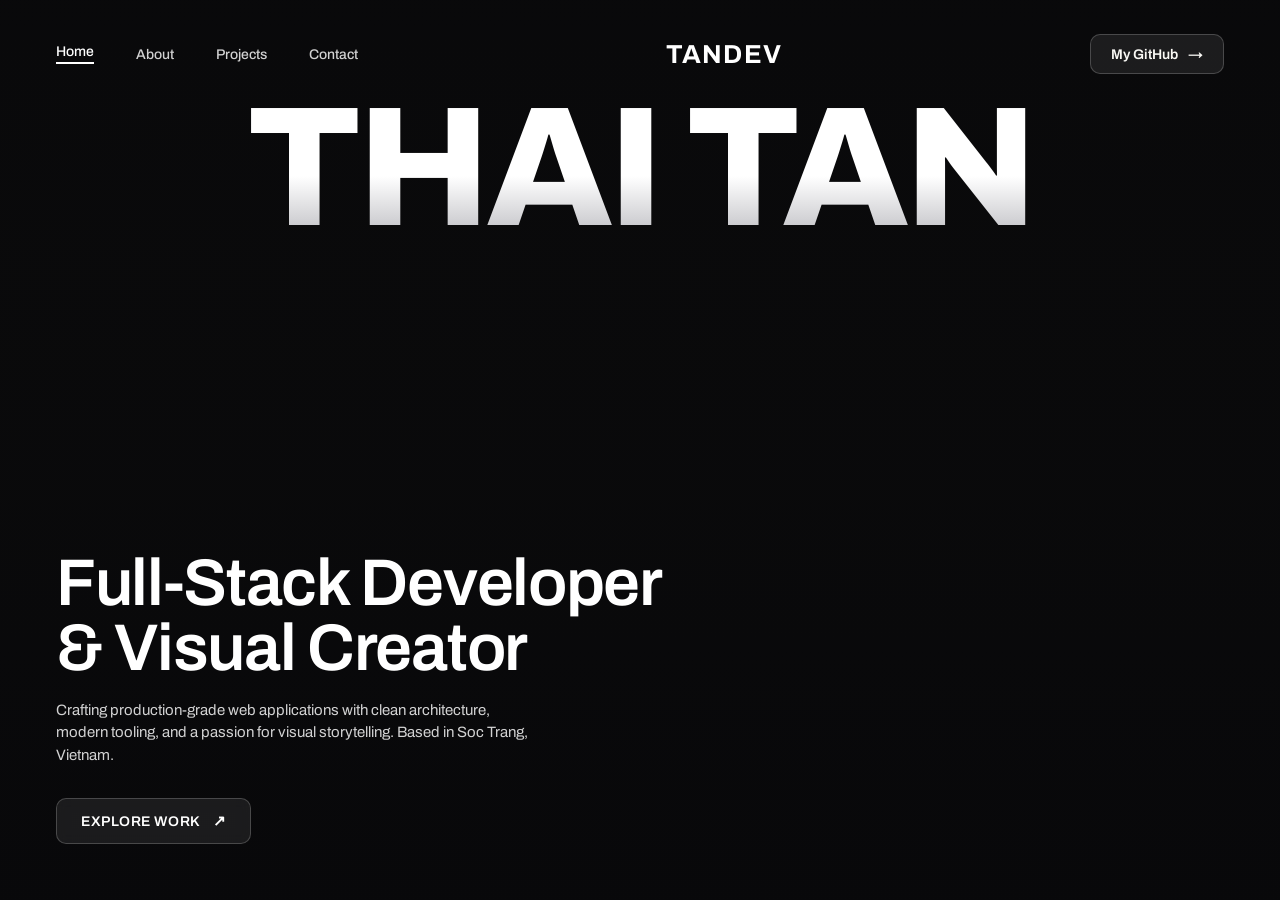
<file: index.html>
<!DOCTYPE html>
<html lang="vi">
<head>
  <meta charset="UTF-8">
  <meta name="viewport" content="width=device-width, initial-scale=1.0">
  <meta name="description" content="Duong Thai Tan — Full-Stack Developer & Visual Creator from Soc Trang, Vietnam. Building production-grade web applications with clean architecture and modern tooling.">
  <title>Thai Tan — Full-Stack Developer & Visual Creator</title>
  <link rel="preconnect" href="https://fonts.googleapis.com">
  <link rel="preconnect" href="https://fonts.gstatic.com" crossorigin>
  <link href="https://fonts.googleapis.com/css2?family=Archivo:wght@400;500;600;700;800&display=swap" rel="stylesheet">
  <style>
    /* ─── GLOBAL RESET ─── */
    *, *::before, *::after {
      margin: 0;
      padding: 0;
      box-sizing: border-box;
    }

    html, body {
      overflow-x: hidden;
      max-width: 100vw;
    }

    body {
      font-family: 'Archivo', sans-serif;
      background: #0a0a0b;
      color: #fff;
    }

    a {
      text-decoration: none;
      color: inherit;
      transition: color 0.2s ease;
    }
    a:hover { color: #fff; }

    /* ─── HERO SECTION ─── */
    .hero {
      position: relative;
      width: 100%;
      height: 100vh;
      min-height: 720px;
      overflow: hidden;
      background: #0a0a0b;
    }

    /* ─── BACKGROUND VIDEO ─── */
    .hero-video {
      position: absolute;
      inset: 0;
      width: 100%;
      height: 100%;
      object-fit: cover;
      object-position: center 60%;
      pointer-events: none;
    }

    /* ─── GRADIENT OVERLAY ─── */
    .hero-overlay {
      position: absolute;
      inset: 0;
      background: linear-gradient(180deg,
        rgba(8,8,10,0.55) 0%,
        rgba(8,8,10,0.15) 30%,
        rgba(8,8,10,0.25) 55%,
        rgba(8,8,10,0.92) 100%
      );
      z-index: 1;
      pointer-events: none;
    }

    /* ─── NAVBAR ─── */
    .navbar {
      position: relative;
      z-index: 3;
      display: flex;
      justify-content: space-between;
      align-items: center;
      padding: 34px 56px;
    }

    .nav-left {
      display: flex;
      align-items: center;
      gap: 42px;
    }

    .nav-link {
      font-size: 14px;
      font-weight: 500;
      color: rgba(255,255,255,0.82);
      transition: color 0.2s ease;
    }
    .nav-link:hover { color: #fff; }
    .nav-link.active {
      color: #fff;
      border-bottom: 2px solid #fff;
      padding-bottom: 3px;
    }

    .nav-logo {
      color: #fff;
      font-size: 26px;
      font-weight: 700;
      letter-spacing: 0.04em;
    }

    .nav-right .nav-btn {
      background: rgba(255,255,255,0.08);
      border: 1px solid rgba(255,255,255,0.2);
      color: #FAF9F5;
      font-family: 'Archivo', sans-serif;
      font-size: 14px;
      font-weight: 600;
      padding: 11px 20px;
      border-radius: 10px;
      cursor: pointer;
      display: inline-flex;
      align-items: center;
      gap: 10px;
      transition: background 0.25s ease, color 0.25s ease, border-color 0.25s ease;
    }
    .nav-right .nav-btn:hover {
      background: #e9e9ec;
      color: #0a0a0b;
      border-color: #e9e9ec;
    }
    .nav-right .nav-btn .arrow { font-size: 15px; }

    /* ─── GIANT HEADLINE ─── */
    .giant-headline {
      position: absolute;
      top: 92px;
      width: 100%;
      text-align: center;
      z-index: 2;
      font-size: 13.3vw;
      font-weight: 800;
      line-height: 0.9;
      letter-spacing: -0.03em;
      white-space: nowrap;
      background: linear-gradient(180deg, #ffffff 55%, #b8b8bd 100%);
      -webkit-background-clip: text;
      background-clip: text;
      -webkit-text-fill-color: transparent;
      color: transparent;
      user-select: none;
      pointer-events: none;
    }

    /* ─── BOTTOM-LEFT HERO COPY ─── */
    .hero-copy {
      position: absolute;
      left: 56px;
      bottom: 56px;
      z-index: 3;
      max-width: 620px;
    }

    .hero-copy h2 {
      color: #fff;
      font-weight: 600;
      font-size: clamp(38px, 5.8vw, 66px);
      line-height: 0.98;
      letter-spacing: -0.02em;
    }

    .hero-copy p {
      color: rgba(255,255,255,0.82);
      font-size: 15px;
      font-weight: 400;
      line-height: 1.5;
      max-width: 480px;
      margin-top: 18px;
    }

    .hero-cta {
      display: inline-flex;
      align-items: center;
      gap: 12px;
      background: rgba(255,255,255,0.08);
      border: 1px solid rgba(255,255,255,0.2);
      backdrop-filter: blur(6px);
      -webkit-backdrop-filter: blur(6px);
      color: #fff;
      font-family: 'Archivo', sans-serif;
      font-size: 14px;
      font-weight: 600;
      letter-spacing: 0.04em;
      padding: 13px 24px;
      border-radius: 10px;
      cursor: pointer;
      margin-top: 32px;
      transition: background 0.25s ease, color 0.25s ease, border-color 0.25s ease;
    }
    .hero-cta:hover {
      background: #fff;
      color: #0a0a0b;
      border-color: #fff;
    }
    .hero-cta .arrow { font-size: 15px; }
  </style>
</head>
<body>

  <section class="hero" id="hero">
    <!-- Background Video -->
    <video class="hero-video" id="heroVideo"
      autoplay muted loop playsinline preload="auto"
      src="https://cdn.sceneai.art/Hero%20section%20video%20file%20(2)/37091057-3719-4207-815c-745ebf57aeb4.mp4">
    </video>

    <!-- Gradient Overlay -->
    <div class="hero-overlay"></div>

    <!-- Navbar -->
    <nav class="navbar">
      <div class="nav-left">
        <a href="#" class="nav-link active">Home</a>
        <a href="#about" class="nav-link">About</a>
        <a href="#projects" class="nav-link">Projects</a>
        <a href="#contact" class="nav-link">Contact</a>
      </div>
      <span class="nav-logo">TANDEV</span>
      <div class="nav-right">
        <a href="https://github.com/duongthaitan" class="nav-btn" target="_blank" rel="noopener">
          My GitHub <span class="arrow">→</span>
        </a>
      </div>
    </nav>

    <!-- Giant Headline -->
    <div class="giant-headline">THAI TAN</div>

    <!-- Bottom-left Hero Copy -->
    <div class="hero-copy">
      <h2>Full-Stack Developer &amp; Visual Creator</h2>
      <p>Crafting production-grade web applications with clean architecture, modern tooling, and a passion for visual storytelling. Based in Soc Trang, Vietnam.</p>
      <button class="hero-cta" onclick="window.open('https://github.com/duongthaitan','_blank')">
        EXPLORE WORK <span class="arrow">↗</span>
      </button>
    </div>
  </section>

  <script>
    /* ─── ENFORCE CONTINUOUS VIDEO PLAYBACK ─── */
    (() => {
      const video = document.getElementById('heroVideo');
      if (!video) return;

      function forcePlay() {
        if (video.paused) {
          video.play().catch(() => {});
        }
      }

      /* Re-call play() on key events */
      video.addEventListener('pause', forcePlay);
      video.addEventListener('ended', forcePlay);
      video.addEventListener('loadedmetadata', forcePlay);
      video.addEventListener('canplay', forcePlay);

      /* Tab re-focus */
      document.addEventListener('visibilitychange', () => {
        if (!document.hidden) forcePlay();
      });

      /* 1-second watchdog interval */
      const watchdog = setInterval(forcePlay, 1000);

      /* Initial play on mount */
      forcePlay();

      /* Cleanup (not strictly needed for a single-section page, but good practice) */
      window.addEventListener('beforeunload', () => {
        clearInterval(watchdog);
      });
    })();
  </script>

</body>
</html>
</file>
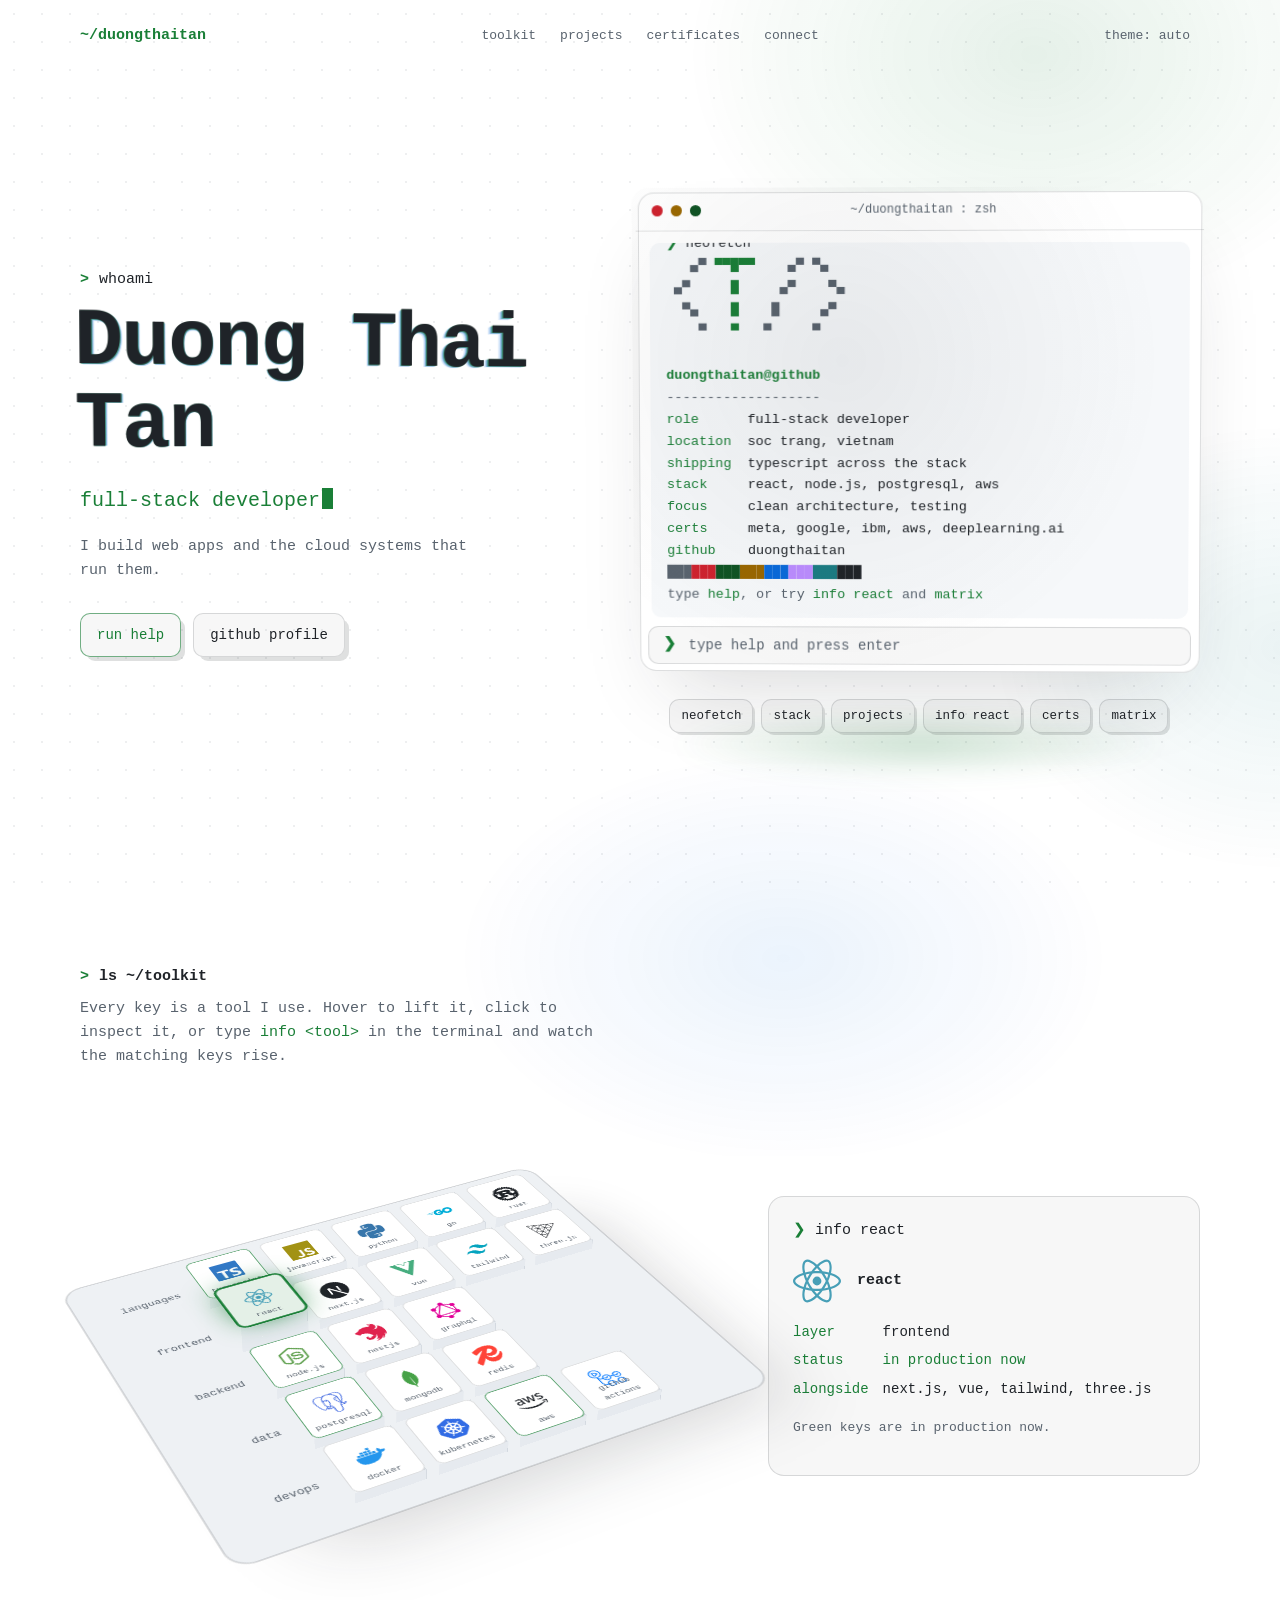
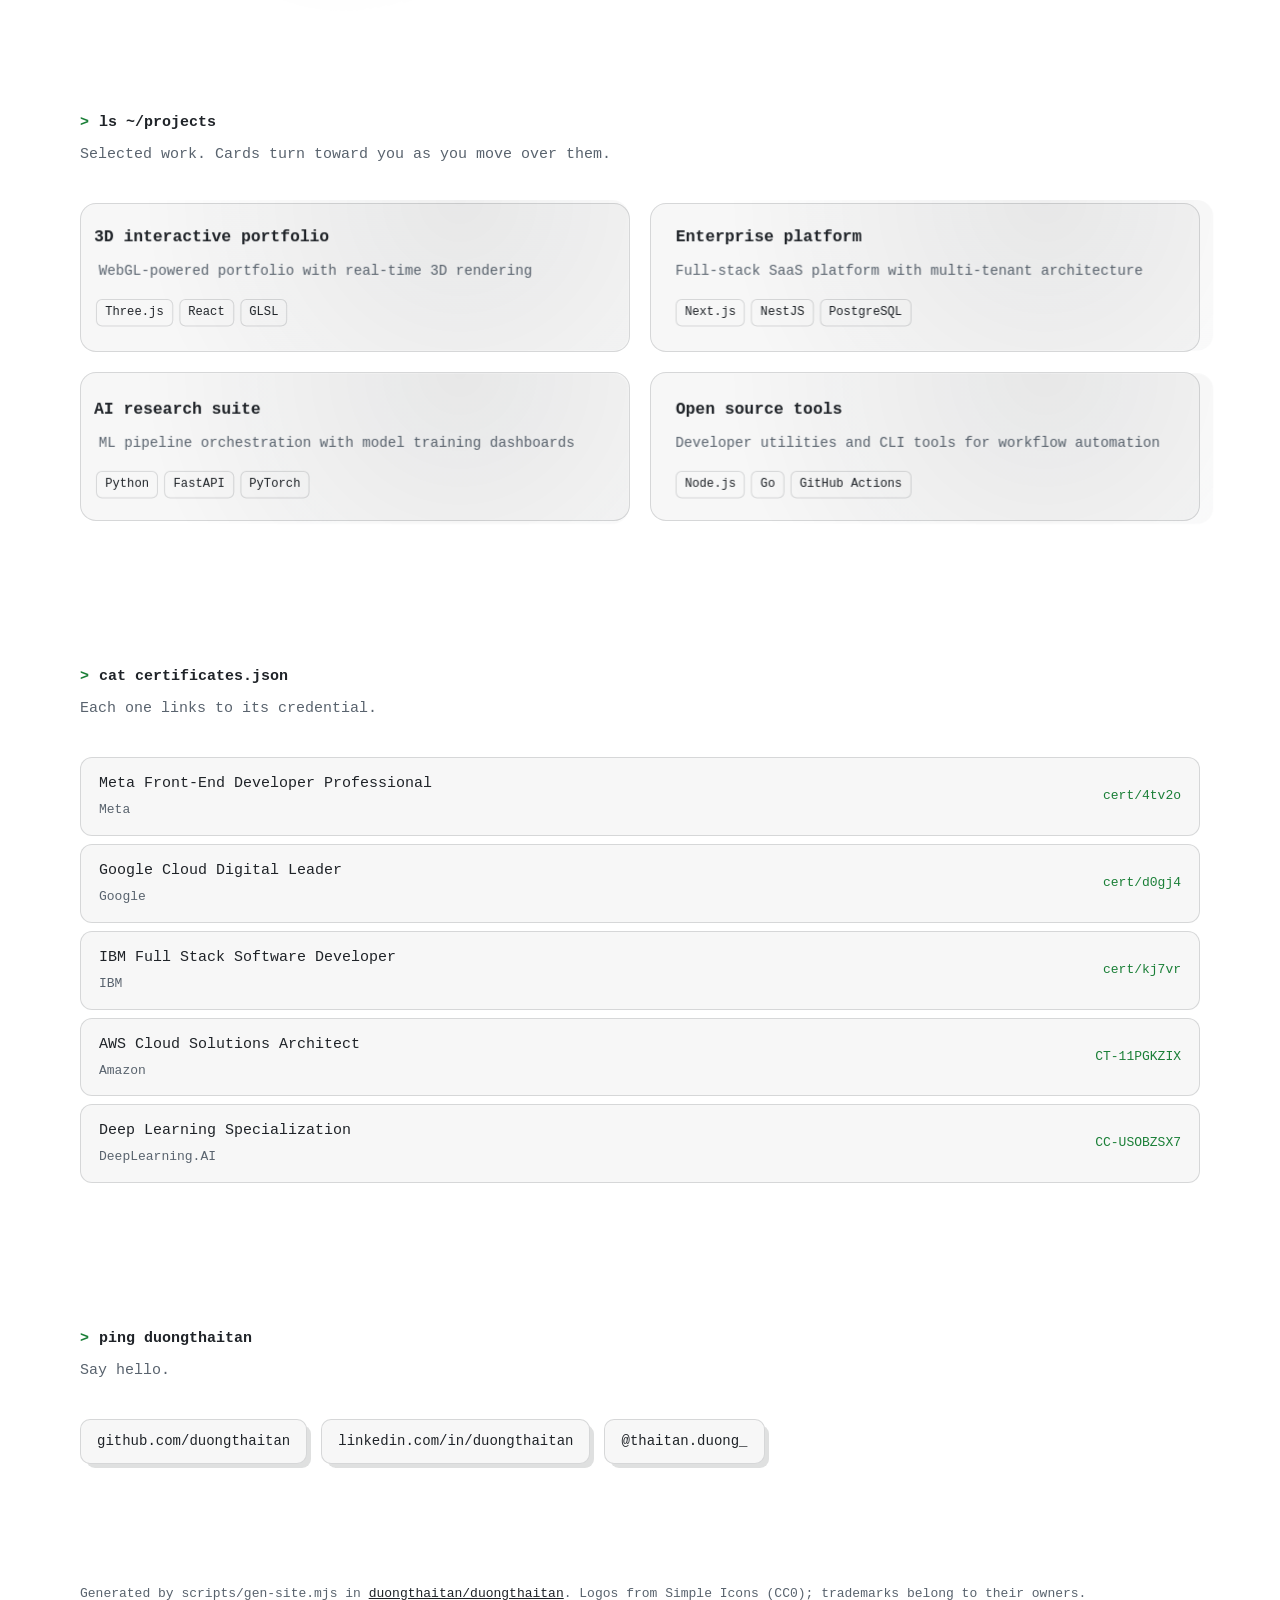
<file: terminal/index.html>
<!doctype html>
<html lang="en">
<head>
<meta charset="utf-8">
<meta name="viewport" content="width=device-width, initial-scale=1">
<title>Duong Thai Tan, full-stack developer: interactive terminal</title>
<meta name="description" content="Duong Thai Tan, full-stack developer from Soc Trang, Vietnam. I build web apps and the cloud systems that run them. An interactive 3D terminal you can type into.">
<meta name="color-scheme" content="dark light">
<link rel="canonical" href="https://duongthaitan.github.io/duongthaitan/terminal/">
<link rel="icon" href="data:,">
<script>try{var t=localStorage.getItem('theme');if(t==='dark'||t==='light')document.documentElement.setAttribute('data-theme',t)}catch(e){}</script>
<style>
/* Interactive terminal page. Tokens mirror scripts/svg-kit.mjs so the page and the README art match. */
:root {
  --bg: #0d1117; --fg: #e6edf3; --muted: #9198a1; --line: rgba(255,255,255,.12); --raised: rgba(255,255,255,.045);
  --panel: #161b22; --screen: #0b0f14; --accent: #7ee787; --glow: #d2ffd6; --deep: #2ea043; --teal: #39c5cf; --blue: #79c0ff;
  --red: #ff7b72; --yellow: #d29922; --cap-top: #2a3341; --cap-front: #1c232d; --cap-side: #131920; --plate: #121820;
  --shadow: rgba(0,0,0,.55);
  --mono: ui-monospace, 'SF Mono', 'Cascadia Mono', 'JetBrains Mono', Menlo, Consolas, 'Liberation Mono', monospace;
  --ease-out: cubic-bezier(.23,1,.32,1); --ease-io: cubic-bezier(.77,0,.175,1);
  color-scheme: dark;
}
@media (prefers-color-scheme: light) {
  :root:not([data-theme=dark]) {
    --bg: #ffffff; --fg: #1f2328; --muted: #59636e; --line: rgba(31,35,40,.15); --raised: rgba(31,35,40,.035);
    --panel: #ffffff; --screen: #f6f8fa; --accent: #1a7f37; --glow: #4ac26b; --deep: #0f5323; --teal: #1b7c83; --blue: #0969da;
    --red: #cf222e; --yellow: #9a6700; --cap-top: #ffffff; --cap-front: #e6eaef; --cap-side: #d3d9e0; --plate: #eef1f4;
    --shadow: rgba(31,35,40,.18); color-scheme: light;
  }
}
:root[data-theme=light] {
  --bg: #ffffff; --fg: #1f2328; --muted: #59636e; --line: rgba(31,35,40,.15); --raised: rgba(31,35,40,.035);
  --panel: #ffffff; --screen: #f6f8fa; --accent: #1a7f37; --glow: #4ac26b; --deep: #0f5323; --teal: #1b7c83; --blue: #0969da;
  --red: #cf222e; --yellow: #9a6700; --cap-top: #ffffff; --cap-front: #e6eaef; --cap-side: #d3d9e0; --plate: #eef1f4;
  --shadow: rgba(31,35,40,.18); color-scheme: light;
}

* { box-sizing: border-box; }
html, body { overflow-x: clip; }
html { scroll-behavior: smooth; }
body { margin: 0; background: var(--bg); color: var(--fg); font: 15px/1.6 var(--mono); -webkit-font-smoothing: antialiased; }
a { color: inherit; }
:focus-visible { outline: 2px solid var(--accent); outline-offset: 3px; border-radius: 6px; }
.sr { position: absolute; width: 1px; height: 1px; overflow: hidden; clip: rect(0 0 0 0); white-space: nowrap; }
.skip { position: absolute; left: 16px; top: -48px; z-index: 10; padding: 8px 12px; background: var(--panel); border: 1px solid var(--line); border-radius: 8px; }
.skip:focus { top: 12px; }

#field { position: fixed; inset: 0; width: 100%; height: 100%; z-index: 0; pointer-events: none; }
.aurora { position: fixed; inset: -20vmax; z-index: 0; pointer-events: none; opacity: .9;
  background: radial-gradient(40vmax 30vmax at 72% 22%, color-mix(in srgb, var(--accent) 12%, transparent), transparent 70%),
              radial-gradient(34vmax 26vmax at 86% 64%, color-mix(in srgb, var(--teal) 10%, transparent), transparent 70%),
              radial-gradient(38vmax 24vmax at 58% 86%, color-mix(in srgb, var(--blue) 9%, transparent), transparent 70%); }
header, main, footer { position: relative; z-index: 1; }
.wrap { width: min(1120px, 100% - 48px); margin-inline: auto; }

/* Top bar */
.top { display: flex; align-items: center; justify-content: space-between; gap: 16px; padding: 20px 0; }
.brand { color: var(--accent); text-decoration: none; font-weight: 700; }
.top nav { display: flex; gap: 4px; flex-wrap: wrap; }
.top nav a, .theme { color: var(--muted); text-decoration: none; font: inherit; font-size: 13px; padding: 6px 10px; border-radius: 8px; border: 0; background: none; cursor: pointer; transition: color 160ms ease, background-color 160ms ease; }
.top nav a:hover, .theme:hover { color: var(--fg); background: var(--raised); }

/* Hero */
.hero { display: grid; grid-template-columns: minmax(0, 1fr) minmax(0, 1.12fr); gap: 56px; align-items: center; min-height: calc(100dvh - 80px); padding: 24px 0 64px; }
.intro { perspective: 900px; min-width: 0; }
.prompt { color: var(--fg); margin: 0 0 12px; font-size: 15px; }
.chev { color: var(--accent); font-weight: 700; margin-right: 10px; }
.name { position: relative; margin: 0 0 18px; font-size: clamp(42px, 6.4vw, 78px); line-height: 1.04; letter-spacing: -.02em; font-weight: 800;
  transform-style: preserve-3d; transform: rotateX(var(--nrx, 0deg)) rotateY(var(--nry, 0deg)); overflow-wrap: break-word; min-width: 0; }
.name .face { position: relative; display: block; color: var(--fg); transform: translateZ(0); }
.name .d { position: absolute; inset: 0; display: block; pointer-events: none; color: var(--c); opacity: var(--o); transform: translateZ(var(--z)); }
.role { margin: 0 0 18px; color: var(--accent); font-size: clamp(16px, 2vw, 20px); min-height: 1.6em; }
.caret { display: inline-block; width: .55em; height: 1.05em; margin-left: 2px; vertical-align: -.16em; background: var(--accent); animation: blink 1.1s steps(1) infinite; }
@keyframes blink { 50% { opacity: 0; } }
.line { color: var(--muted); margin: 0 0 30px; max-width: 46ch; }
.actions { display: flex; gap: 12px; flex-wrap: wrap; }

/* Keys: every button is a small 3D key that presses in */
.key { --d: 5px; position: relative; display: inline-flex; align-items: center; gap: 8px; font: inherit; font-size: 14px; color: var(--fg); text-decoration: none; cursor: pointer;
  padding: 10px 16px; border-radius: 10px; border: 1px solid var(--line); background: var(--raised);
  box-shadow: var(--d) var(--d) 0 -1px color-mix(in srgb, var(--fg) 14%, transparent);
  transform: translate(0, 0); transition: transform 160ms var(--ease-out), box-shadow 160ms var(--ease-out), border-color 160ms ease; }
.key.primary { border-color: color-mix(in srgb, var(--accent) 60%, transparent); color: var(--accent); }
@media (hover: hover) and (pointer: fine) { .key:hover { border-color: var(--accent); transform: translate(-1px, -1px); box-shadow: calc(var(--d) + 1px) calc(var(--d) + 1px) 0 -1px color-mix(in srgb, var(--accent) 35%, transparent); } }
.key:active { transform: translate(var(--d), var(--d)); box-shadow: 0 0 0 -1px transparent; transition-duration: 90ms; }

/* The 3D terminal */
.stage { position: relative; perspective: 1300px; min-width: 0; }
.stage::before { content: ''; position: absolute; left: 6%; right: 6%; bottom: -46px; height: 70px; border-radius: 50%;
  background: radial-gradient(closest-side, color-mix(in srgb, var(--accent) 22%, transparent), transparent); filter: blur(10px); pointer-events: none; }
.term { position: relative; height: 480px; border-radius: 16px; background: var(--panel); border: 1px solid var(--line);
  transform-style: preserve-3d; transform: rotateX(var(--rx, 0deg)) rotateY(var(--ry, 0deg));
  box-shadow: 0 40px 80px -30px var(--shadow); }
.term::before { content: ''; position: absolute; inset: 0; border-radius: inherit; background: var(--line); transform: translateZ(-26px); }
.bar { position: relative; display: flex; align-items: center; gap: 8px; height: 40px; padding: 0 16px; border-bottom: 1px solid var(--line); transform: translateZ(14px); color: var(--muted); font-size: 12px; }
.bar i { width: 11px; height: 11px; border-radius: 50%; display: inline-block; }
.bar i:nth-child(1) { background: var(--red); } .bar i:nth-child(2) { background: var(--yellow); } .bar i:nth-child(3) { background: var(--deep); }
.bar span { margin-left: auto; margin-right: auto; transform: translateX(-24px); }
.screen { position: absolute; inset: 40px 0 54px; margin: 10px 12px 0; border-radius: 10px; background: var(--screen); transform: translateZ(6px); overflow: hidden; }
.out { height: 100%; overflow-y: auto; padding: 12px 16px; font-size: 13.5px; line-height: 1.62; scrollbar-width: thin; }
.out .ln { white-space: pre-wrap; overflow-wrap: anywhere; min-height: 1.62em; }
.out a { color: var(--blue); }
.ac { color: var(--accent); } .mu { color: var(--muted); } .tl { color: var(--teal); } .bl { color: var(--blue); } .er { color: var(--red); } .b { font-weight: 700; }
.inputline { position: absolute; left: 12px; right: 12px; bottom: 10px; height: 38px; display: flex; align-items: center; padding: 0 14px; border-radius: 10px;
  border: 1px solid var(--line); background: var(--raised); transform: translateZ(22px); transition: border-color 160ms ease; }
.inputline:focus-within { border-color: var(--accent); }
.inputline input { flex: 1; min-width: 0; border: 0; outline: 0; background: none; color: var(--fg); font: inherit; font-size: 14px; caret-color: var(--accent); }
.inputline input::placeholder { color: var(--muted); }
.glare { position: absolute; inset: 0; border-radius: inherit; pointer-events: none; transform: translateZ(30px);
  background: radial-gradient(520px circle at var(--gx, 70%) var(--gy, 0%), color-mix(in srgb, var(--fg) 7%, transparent), transparent 60%); }
.chips { display: flex; gap: 8px; flex-wrap: wrap; margin-top: 26px; justify-content: center; }
.chips .key { font-size: 12.5px; padding: 6px 11px; --d: 3px; }

/* Sections */
section.block { padding: 72px 0; }
.block h2 { font-size: 15px; font-weight: 700; margin: 0 0 8px; }
.block h2 + p { color: var(--muted); margin: 0 0 36px; max-width: 60ch; }

/* 3D keyboard */
.kbwrap { display: grid; grid-template-columns: minmax(0, 1.5fr) minmax(0, 1fr); gap: 40px; align-items: center; }
.kbstage { perspective: 1700px; display: grid; place-items: center; min-height: 460px; min-width: 0; }
.kb { --krx: 0deg; --krz: 0deg; display: grid; gap: 12px; padding: 26px 26px 26px 22px; border-radius: 22px; background: var(--plate);
  border: 1px solid var(--line); transform-style: preserve-3d; transform: rotateX(calc(52deg + var(--krx))) rotateZ(calc(-30deg + var(--krz)));
  box-shadow: 0 0 0 1px var(--line), 40px 60px 80px -40px var(--shadow); }
.kbrow { display: grid; grid-template-columns: 92px repeat(5, 72px); gap: 12px; align-items: center; transform-style: preserve-3d; }
.kbrow .lbl { color: var(--muted); font-size: 12px; text-align: right; padding-right: 6px; }
.cap { --lift: 12px; position: relative; width: 72px; height: 72px; padding: 0; border-radius: 8px; border: 1px solid var(--line); cursor: pointer;
  background: var(--cap-top); color: var(--muted); font: inherit; display: grid; place-items: center; transform-style: preserve-3d;
  transform: translateZ(var(--lift)); transition: transform 260ms var(--ease-out), box-shadow 200ms ease, background-color 200ms ease;
  animation: land 760ms var(--ease-out) backwards; animation-delay: calc(var(--i) * 34ms + 200ms); }
.cap::before { content: ''; position: absolute; left: -1px; right: -1px; top: 100%; height: 34px; background: var(--cap-front); transform-origin: top; transform: rotateX(-90deg); }
.cap::after { content: ''; position: absolute; top: -1px; bottom: -1px; left: 100%; width: 34px; background: var(--cap-side); transform-origin: left; transform: rotateY(90deg); }
.cap svg { width: 30px; height: 30px; fill: var(--c); }
.cap .nm { position: absolute; bottom: 5px; left: 0; right: 0; font-size: 9.5px; letter-spacing: 0; color: var(--muted); }
.cap svg { margin-bottom: 10px; }
.cap.on { border-color: color-mix(in srgb, var(--accent) 70%, transparent); }
@media (hover: hover) and (pointer: fine) {
  .cap:hover { --lift: 26px; box-shadow: 0 0 0 1px var(--accent), 0 0 26px -6px var(--accent); }
}
.cap:focus-visible, .cap.match { --lift: 24px; box-shadow: 0 0 0 1px var(--accent), 0 0 26px -6px var(--accent); outline: none; }
.cap.sel { --lift: 30px; background: color-mix(in srgb, var(--accent) 12%, var(--cap-top)); box-shadow: 0 0 0 2px var(--accent), 0 0 36px -6px var(--accent); }
.cap:active { --lift: 4px; transition-duration: 90ms; }
@keyframes land { from { opacity: 0; transform: translateZ(120px); } }
/* Pale brand colours get a darker variant (--cl) on light surfaces. */
@media (prefers-color-scheme: light) { :root:not([data-theme=dark]) :is(.cap, .inspector) svg { fill: var(--cl, var(--c)); } }
:root[data-theme=light] :is(.cap, .inspector) svg { fill: var(--cl, var(--c)); }

.inspector { border: 1px solid var(--line); border-radius: 16px; background: var(--raised); padding: 22px 24px; min-height: 280px; }
.inspector .cmd { margin: 0 0 14px; }
.inspector .big { display: flex; align-items: center; gap: 16px; margin-bottom: 16px; }
.inspector .big svg { width: 48px; height: 48px; fill: var(--c); }
.inspector dl { display: grid; grid-template-columns: 9ch 1fr; gap: 6px 14px; margin: 0; font-size: 14px; }
.inspector dt { color: var(--accent); } .inspector dd { margin: 0; }
.hint { color: var(--muted); font-size: 13px; margin-top: 18px; }

/* Projects: tilt cards with glare */
.grid2 { display: grid; grid-template-columns: repeat(2, minmax(0, 1fr)); gap: 20px; perspective: 1200px; }
.card { position: relative; padding: 24px; border-radius: 16px; border: 1px solid var(--line); background: var(--raised); transform-style: preserve-3d;
  transform: rotateX(var(--rx, 0deg)) rotateY(var(--ry, 0deg)); transition: border-color 200ms ease; }
.card:hover { border-color: color-mix(in srgb, var(--accent) 50%, var(--line)); }
.card h3 { margin: 0 0 8px; font-size: 16px; transform: translateZ(24px); }
.card p { margin: 0 0 16px; color: var(--muted); font-size: 14px; transform: translateZ(14px); }
.card ul { display: flex; flex-wrap: wrap; gap: 6px; margin: 0; padding: 0; list-style: none; transform: translateZ(20px); }
.card li { font-size: 12px; padding: 3px 8px; border-radius: 6px; border: 1px solid var(--line); color: var(--fg); }
.card .glare { border-radius: inherit; }

/* Certificates */
.certs { display: grid; gap: 8px; }
.certs a { display: grid; grid-template-columns: minmax(0, 1fr) auto; gap: 4px 16px; padding: 14px 18px; border-radius: 12px; border: 1px solid var(--line); text-decoration: none;
  background: var(--raised); transition: transform 200ms var(--ease-out), border-color 200ms ease; }
@media (hover: hover) and (pointer: fine) { .certs a:hover { transform: translateX(6px); border-color: var(--accent); } }
.certs .who { color: var(--muted); font-size: 13px; }
.certs code { color: var(--accent); font-size: 13px; grid-row: span 2; align-self: center; }

.links { display: flex; gap: 14px; flex-wrap: wrap; }
footer { padding: 48px 0 64px; color: var(--muted); font-size: 13px; }
footer a { color: var(--fg); }

@media (max-width: 900px) {
  .hero, .kbwrap { grid-template-columns: minmax(0, 1fr); gap: 40px; }
  .hero { min-height: 0; padding-top: 12px; }
  .term { height: 420px; }
  .kbstage { min-height: 380px; overflow: hidden; }
  .kb { transform: rotateX(48deg) rotateZ(-26deg) scale(.78); }
  .grid2 { grid-template-columns: minmax(0, 1fr); }
  .top nav { display: none; }
}
@media (prefers-reduced-motion: reduce) {
  html { scroll-behavior: auto; }
  *, *::before, *::after { animation: none !important; transition-duration: 1ms !important; }
}
</style>
</head>
<body>
<a class="skip" href="#term-input">Skip to the terminal</a>
<div class="aurora" aria-hidden="true"></div>
<canvas id="field" aria-hidden="true"></canvas>

<header class="wrap top">
  <a class="brand" href="https://github.com/duongthaitan">~/duongthaitan</a>
  <nav aria-label="Sections"><a href="#toolkit">toolkit</a><a href="#projects">projects</a><a href="#certificates">certificates</a><a href="#connect">connect</a></nav>
  <button class="theme" id="theme" type="button">theme: auto</button>
</header>

<main class="wrap">
  <section class="hero" aria-label="Introduction">
    <div class="intro">
      <p class="prompt"><span class="chev">&gt;</span>whoami</p>
      <h1 class="name"><span class="d" aria-hidden="true" style="--c:var(--blue);--o:.14;--z:-18px">Duong Thai Tan</span><span class="d" aria-hidden="true" style="--c:var(--blue);--o:.28;--z:-12px">Duong Thai Tan</span><span class="d" aria-hidden="true" style="--c:var(--teal);--o:.42;--z:-8px">Duong Thai Tan</span><span class="d" aria-hidden="true" style="--c:var(--accent);--o:.6;--z:-4px">Duong Thai Tan</span><span class="face">Duong Thai Tan</span></h1>
      <p class="role"><span id="role">full-stack developer</span><span class="caret" aria-hidden="true"></span></p>
      <p class="line">I build web apps and the cloud systems that run them.</p>
      <div class="actions">
        <button class="key primary" type="button" data-run="help">run help</button>
        <a class="key" href="https://github.com/duongthaitan">github profile</a>
      </div>
    </div>
    <div class="stage">
      <div class="term" id="term">
        <div class="bar"><i></i><i></i><i></i><span>~/duongthaitan : zsh</span></div>
        <div class="screen"><div class="out" id="out" role="log" aria-live="polite" aria-label="Terminal output"><div class="ln"><span class="mu">   &#9604;&#9600;</span><span class=""> </span><span class="ac">&#9600;&#9600;&#9608;&#9600;&#9600;</span><span class=""> </span><span class="mu">   &#9604;&#9600;</span><span class=""> </span><span class="mu">&#9600;&#9604;   </span></div><div class="ln"><span class="mu"> &#9604;&#9600;  </span><span class=""> </span><span class="ac">  &#9608;  </span><span class=""> </span><span class="mu">  &#9604;&#9600; </span><span class=""> </span><span class="mu">  &#9600;&#9604; </span></div><div class="ln"><span class="mu">  &#9600;&#9604; </span><span class=""> </span><span class="ac">  &#9608;  </span><span class=""> </span><span class="mu"> &#9608;   </span><span class=""> </span><span class="mu"> &#9604;&#9600;  </span></div><div class="ln"><span class="mu">    &#9600;</span><span class=""> </span><span class="ac">  &#9600;  </span><span class=""> </span><span class="mu">&#9600;    </span><span class=""> </span><span class="mu">&#9600;    </span></div><div class="ln"></div><div class="ln b ac">duongthaitan@github</div><div class="ln"><span class="ac">role      </span>full-stack developer</div><div class="ln"><span class="ac">location  </span>soc trang, vietnam</div><div class="ln"><span class="ac">shipping  </span>typescript across the stack</div><div class="ln"><span class="ac">stack     </span>react, node.js, postgresql, aws</div><div class="ln"><span class="ac">focus     </span>clean architecture, testing</div><div class="ln"><span class="ac">certs     </span>meta, google, ibm, aws, deeplearning.ai</div><div class="ln"><span class="ac">github    </span>duongthaitan</div></div></div>
        <form class="inputline" id="form" autocomplete="off">
          <label class="sr" for="term-input">Type a command</label>
          <span class="chev" aria-hidden="true">&#10095;</span>
          <input id="term-input" name="cmd" type="text" spellcheck="false" autocapitalize="off" placeholder="type help and press enter">
        </form>
        <div class="glare" aria-hidden="true"></div>
      </div>
      <div class="chips" aria-label="Quick commands"><button class="key" type="button" data-run="neofetch">neofetch</button><button class="key" type="button" data-run="stack">stack</button><button class="key" type="button" data-run="projects">projects</button><button class="key" type="button" data-run="info react">info react</button><button class="key" type="button" data-run="certs">certs</button><button class="key" type="button" data-run="matrix">matrix</button></div>
    </div>
  </section>

  <section class="block" id="toolkit">
    <h2><span class="chev">&gt;</span>ls ~/toolkit</h2>
    <p>Every key is a tool I use. Hover to lift it, click to inspect it, or type <span class="ac">info &lt;tool&gt;</span> in the terminal and watch the matching keys rise.</p>
    <div class="kbwrap">
      <div class="kbstage"><div class="kb" id="kb">
<div class="kbrow"><span class="lbl">languages</span><button class="cap on" type="button" data-tool="typescript" style="--i:0;--c:#3178C6" aria-label="typescript, in production now"><svg viewBox="0 0 24 24" aria-hidden="true"><path d="M1.1 0c-.6 0-1.1.5-1.1 1.1v21.8c0 .6.5 1.1 1.1 1.1h21.8c.6 0 1.1-.5 1.1-1.1v-21.8c0-.6-.5-1.1-1.1-1.1zm17.4 9.8c.6-.1 1.1 0 1.6.1a6.4 6.4 0 0 1 1.3.3v2.5a4 4 0 0 0-.6-.4a5.1 5.1 0 0 0-.7-.3a5.5 5.5 0 0 0-1.5-.2c-.3 0-.5.1-.8.1a2.1 2.1 0 0 0-.6.3c-.2.1-.3.2-.4.3a.9.9 0 0 0-.1.5c0 .2 0 .4.1.6c.1.1.3.3.5.4s.4.3.7.4c.2.1.5.3.9.4c.5.2.9.4 1.2.7c.4.2.7.4 1 .7c.3.3.5.6.6 1c.2.3.2.7.2 1.2c0 .7-.1 1.2-.3 1.7a3 3 0 0 1-1 1.1a4.4 4.4 0 0 1-1.5.6c-.6.1-1.2.1-1.8.1a9.9 9.9 0 0 1-1.9-.1a5.5 5.5 0 0 1-1.5-.5v-2.6a5 5 0 0 0 3.3 1.2c.3 0 .6-.1.8-.1c.3-.1.5-.2.7-.3c.1-.1.2-.2.3-.4a1 1 0 0 0 0-1.1a2.1 2.1 0 0 0-.6-.5a5.6 5.6 0 0 0-.8-.4a27.7 27.7 0 0 0-1-.4c-.9-.4-1.6-.9-2-1.4c-.5-.6-.7-1.3-.7-2c0-.7.1-1.2.3-1.6c.3-.5.6-.8 1-1.1a4.5 4.5 0 0 1 1.5-.6a7.5 7.5 0 0 1 1.8-.2zm-15.1.1h9.5v2.2h-3.4v9.7h-2.7v-9.7h-3.4z"/></svg><span class="nm">typescript</span></button><button class="cap" type="button" data-tool="javascript" style="--i:1;--c:#F7DF1E;--cl:#a29214" aria-label="javascript"><svg viewBox="0 0 24 24" aria-hidden="true"><path d="M0 0h24v24h-24v-24zm22 18.3c-.1-1.1-.9-2-3-2.9c-.7-.3-1.5-.6-1.8-1.1c-.1-.4-.1-.5 0-.7c.1-.7.9-.9 1.5-.7c.4.1.8.4 1 .9c1-.7 1-.7 1.7-1.1c-.2-.4-.4-.6-.6-.8c-.6-.7-1.4-1.1-2.8-1l-.7 0c-.7.2-1.3.6-1.7 1.1c-1.1 1.2-.8 3.5.6 4.4c1.3 1 3.3 1.3 3.6 2.2c.2 1.2-.9 1.6-2 1.4c-.8-.1-1.2-.5-1.7-1.3l-1.9 1.1c.2.4.5.6.8 1.1c1.8 1.7 6.1 1.6 6.9-1c0-.1.3-.7.1-1.7l0 .1zm-8.9-7.3h-2.3c0 2 0 3.9 0 5.8c0 1.3.1 2.4-.1 2.7c-.4.7-1.2.6-1.6.5c-.4-.2-.6-.4-.8-.8c-.1-.1-.2-.2-.2-.2l-1.8 1.1c.3.6.8 1.2 1.3 1.5c.9.5 2 .7 3.2.4c.8-.2 1.5-.7 1.8-1.4c.6-.9.5-2.1.4-3.3c.1-2.1 0-4.1 0-6.2l.1-.1z"/></svg><span class="nm">javascript</span></button><button class="cap" type="button" data-tool="python" style="--i:2;--c:#3776AB" aria-label="python"><svg viewBox="0 0 24 24" aria-hidden="true"><path d="M14.3.2l.8.2l.8.2l.6.3l.4.4l.4.3l.2.3l.2.4l.1.3l0 .2l0 .2l0 .2v5.3l0 .6l-.2.6l-.2.4l-.2.4l-.3.3l-.4.3l-.3.2l-.4.1l-.3.1l-.3.1l-.3 0l-.2 0h-5.9l-.7.1l-.6.1l-.5.3l-.4.2l-.3.3l-.3.4l-.2.4l-.2.3l-.1.4l0 .3l-.1.3l0 .2v3h-2.2l-.2 0l-.3-.1l-.3-.1l-.4-.2l-.4-.2l-.3-.4l-.4-.4l-.3-.6l-.3-.8l-.2-.9l-.1-1l-.1-1.2l.1-1.3l.2-1l.2-.9l.3-.7l.4-.5l.4-.5l.4-.3l.4-.3l.4-.1l.4-.1l.3-.1l.2 0h.2l.1 0h8.1v-.8h-5.8l0-2.7l0-.4l0-.4l.1-.3l.2-.2l.2-.3l.3-.2l.4-.2l.5-.2l.5-.2l.6-.1l.6-.1l.7 0l.8-.1l.8 0l1.3 0zm-6.4 2l-.2.3l-.1.4l.1.4l.3.4l.3.2l.4.1l.4-.1l.3-.2l.3-.4l0-.4l0-.4l-.3-.3l-.3-.3l-.4 0l-.4 0zm13.1 3.9l.3.1l.3.1l.4.2l.4.2l.3.4l.4.5l.3.6l.3.7l.2.9l.1 1l.1 1.2l-.1 1.3l-.2 1l-.2.9l-.3.7l-.4.5l-.4.5l-.4.3l-.4.3l-.4.1l-.4.1l-.3.1l-.2 0l-.2 0h-8.2v.8h5.8l0 2.7l.1.4l-.1.3l-.1.4l-.2.2l-.2.3l-.3.2l-.4.2l-.5.2l-.5.2l-.5.1l-.7.1l-.7 0l-.8.1l-.8 0l-1.3 0l-1-.2l-.9-.2l-.8-.2l-.6-.3l-.4-.4l-.4-.3l-.2-.3l-.2-.4l-.1-.3l0-.2l0-.2l0-.2v-5.3l0-.6l.2-.6l.2-.4l.2-.4l.3-.3l.4-.3l.3-.2l.4-.1l.3-.1l.3-.1l.3 0l.2 0l.1 0h5.8l.7-.1l.6-.1l.5-.2l.4-.3l.4-.3l.2-.4l.2-.4l.2-.3l.1-.4l0-.3l.1-.3l0-.2v-3h2.1l.1 0zm-6.4 14.3l-.3.3l0 .4l0 .4l.3.3l.3.3l.4 0l.4 0l.4-.3l.2-.3l.1-.4l-.1-.4l-.2-.3l-.4-.3l-.4-.1l-.4.1z"/></svg><span class="nm">python</span></button><button class="cap" type="button" data-tool="go" style="--i:3;--c:#00ADD8" aria-label="go"><svg viewBox="0 0 24 24" aria-hidden="true"><path d="M1.8 10.2c0 0 0 0 0 0l.2-.3c0-.1.1-.1.2-.1h4.1c.1 0 .1 0 .1.1l-.2.3c-.1 0-.1 0-.2 0zm-1.8 1.1c0 0 0 0 0-.1l.3-.3c0 0 0 0 .1 0h5.3c.1 0 .1 0 .1 0l-.1.3c0 .1-.1.1-.1.1zm2.9 1.1c-.1 0-.1-.1-.1-.1l.2-.3c0 0 .1-.1.1-.1h2.4c0 0 0 .1 0 .1l0 .3c0 .1 0 .1-.1.1zm12.1-2.4c-.7.2-1.2.3-2 .5c-.1.1-.1.1-.3-.1c-.2-.2-.3-.3-.5-.4c-.8-.4-1.5-.3-2.2.1c-.8.6-1.2 1.3-1.2 2.3c.1.9.7 1.7 1.6 1.8c.8.1 1.5-.2 2-.8c.1-.1.2-.2.3-.4h-2.2c-.3 0-.3-.2-.3-.4c.2-.3.5-.9.6-1.2a.3.3 0 0 1 .3-.2h4.3c0 .3 0 .6-.1.9a5 5 0 0 1-.9 2.3c-.9 1.1-2 1.8-3.4 2c-1.1.2-2.2-.1-3.1-.8c-.9-.6-1.4-1.5-1.5-2.6c-.1-1.2.2-2.4 1-3.4c.8-1.1 1.9-1.8 3.3-2c1.1-.2 2.1-.1 3.1.6c.6.4 1 .9 1.3 1.6c.1.1 0 .2-.1.2m3.9 6.5c-1.1 0-2.1-.3-2.9-1a3.7 3.7 0 0 1-1.2-2.3c-.3-1.3.1-2.5.9-3.5c.9-1.2 1.9-1.7 3.3-2c1.2-.2 2.3-.1 3.3.6c.9.6 1.5 1.5 1.7 2.6c.2 1.6-.3 2.9-1.4 4c-.8.8-1.7 1.3-2.8 1.5c-.3 0-.6 0-.9.1zm2.8-4.7c-.1-.2-.1-.3-.1-.4c-.2-1.2-1.3-1.8-2.4-1.6c-1.1.3-1.8 1-2 2.1c-.2.9.2 1.8 1.1 2.2c.6.2 1.2.2 1.9-.1c.9-.5 1.4-1.2 1.5-2.2z"/></svg><span class="nm">go</span></button><button class="cap" type="button" data-tool="rust" style="--i:4;--c:var(--fg)" aria-label="rust"><svg viewBox="0 0 24 24" aria-hidden="true"><path d="M23.8 11.7l-1-.6a13.7 13.7 0 0 0 0-.3l.9-.8a.3.3 0 0 0-.2-.6l-1.1-.4a8.5 8.5 0 0 0 0-.3l.6-1a.3.3 0 0 0-.2-.5l-1.1-.2a9.4 9.4 0 0 0-.2-.3l.5-1a.3.3 0 0 0 0-.4a.3.3 0 0 0-.3-.1l-1.2 0a6.7 6.7 0 0 0-.2-.2l.3-1.2a.3.3 0 0 0-.4-.4l-1.2.3a14 14 0 0 0-.2-.2l0-1.2a.3.3 0 0 0-.5-.3l-1 .5c-.1-.1-.2-.1-.3-.2l-.2-1.1a.3.3 0 0 0-.5-.2l-1 .6a8.5 8.5 0 0 0-.3 0l-.4-1.1a.3.3 0 0 0-.6-.2l-.8.9a9.3 9.3 0 0 0-.3 0l-.6-1a.3.3 0 0 0-.6 0l-.6 1a13.7 13.7 0 0 0-.3 0l-.8-.9a.3.3 0 0 0-.6.2l-.4 1.1c-.1 0-.2 0-.3 0l-1-.6a.3.3 0 0 0-.5.2l-.2 1.1a9.4 9.4 0 0 0-.3.2l-1-.5a.3.3 0 0 0-.5.3l0 1.2a8 8 0 0 0-.2.2l-1.2-.3a.3.3 0 0 0-.4.4l.3 1.2c-.1.1-.1.1-.2.2l-1.2 0a.3.3 0 0 0-.3.5l.5 1a9.2 9.2 0 0 0-.2.3l-1.1.2a.3.3 0 0 0-.2.5l.6 1a13.3 13.3 0 0 0 0 .3l-1.1.4a.3.3 0 0 0-.2.6l.9.8a9.3 9.3 0 0 0 0 .3l-1 .6a.3.3 0 0 0 0 .6l1 .6c0 .1 0 .2 0 .3l-.9.8a.3.3 0 0 0 .2.6l1.1.4c0 .1 0 .2 0 .3l-.6 1a.3.3 0 0 0 .2.5l1.1.2c.1.1.1.2.2.2l-.5 1.1a.3.3 0 0 0 .3.5l1.2 0c.1.1.1.1.2.2l-.3 1.2a.3.3 0 0 0 .4.4l1.2-.3c.1.1.1.1.2.2l0 1.2a.3.3 0 0 0 .5.3l1-.5c.1.1.2.1.3.1l.2 1.2a.3.3 0 0 0 .5.2l1-.6a9.3 9.3 0 0 0 .3 0l.4 1.1a.3.3 0 0 0 .6.2l.8-.9c.1 0 .2 0 .3 0l.6 1a.3.3 0 0 0 .6 0l.6-1c.1 0 .2 0 .3 0l.8.9a.3.3 0 0 0 .6-.2l.4-1.1a8.5 8.5 0 0 0 .3 0l1 .6a.3.3 0 0 0 .5-.2l.2-1.2c.1 0 .2 0 .3-.1l1 .5a.3.3 0 0 0 .5-.3l0-1.2a6.7 6.7 0 0 0 .2-.2l1.2.3a.3.3 0 0 0 .4-.4l-.3-1.2c.1-.1.1-.1.2-.2l1.2 0a.3.3 0 0 0 .3-.5l-.5-1c.1-.1.1-.2.2-.3l1.1-.2a.3.3 0 0 0 .2-.5l-.6-1l0-.3l1.1-.4a.3.3 0 0 0 .2-.6l-.9-.8c0-.1 0-.2 0-.3l1-.6a.3.3 0 0 0 0-.6zm-6.7 8.4a.7.7 0 0 1 .3-1.4a.7.7 0 1 1-.3 1.4zm-.3-2.4a.6.6 0 0 0-.8.5l-.4 1.7c-1.1.5-2.3.8-3.6.8a8.7 8.7 0 0 1-3.7-.8l-.3-1.7a.6.6 0 0 0-.8-.5l-1.5.3a8.7 8.7 0 0 1-.8-.9h7.2c.1 0 .1 0 .1-.1v-2.5c0-.1 0-.1-.1-.1h-2.1v-1.6h2.3c.2 0 1.1.1 1.4 1.2c.1.4.3 1.5.4 1.9c.1.4.7 1.2 1.3 1.2h3.5a.7.7 0 0 0 .2 0a8.8 8.8 0 0 1-.8 1zm-10 2.3a.7.7 0 1 1-.3-1.4a.7.7 0 0 1 .3 1.4zm-2.7-11a.7.7 0 1 1-1.3.6a.7.7 0 0 1 1.3-.6zm-.8 2l1.5-.7a.7.7 0 0 0 .3-.9l-.3-.7h1.3v5.6h-2.5a8.8 8.8 0 0 1-.3-3.3zm6.7-.6v-1.6h3c.1 0 1.1.2 1.1.9c0 .5-.8.7-1.3.7zm10.8 1.5c0 .2 0 .5-.1.7h-.9c0 0-.1 0-.1.1v.4c0 1-.5 1.2-1 1.3c-.5 0-1-.2-1-.5c-.3-1.5-.8-1.8-1.5-2.4c.9-.6 1.8-1.4 1.8-2.5c0-1.2-.8-1.9-1.3-2.3c-.8-.5-1.7-.6-1.9-.6h-9.3a8.8 8.8 0 0 1 4.9-2.8l1.1 1.2a.6.6 0 0 0 .9 0l1.2-1.2a8.8 8.8 0 0 1 6 4.3l-.8 1.9a.7.7 0 0 0 .3.8l1.6.7c.1.3.1.6.1.9zm-9.3-9.6a.7.7 0 1 1 1 1.1a.7.7 0 0 1-1-1.1zm8.3 6.7a.7.7 0 0 1 1-.3a.7.7 0 1 1-1 .3z"/></svg><span class="nm">rust</span></button></div>
<div class="kbrow"><span class="lbl">frontend</span><button class="cap on" type="button" data-tool="react" style="--i:5;--c:#61DAFB;--cl:#479fb7" aria-label="react, in production now"><svg viewBox="0 0 24 24" aria-hidden="true"><path d="M14.2 12a2.2 2.2 0 0 1-2.2 2.2a2.2 2.2 0 0 1-2.2-2.2a2.2 2.2 0 0 1 2.2-2.2a2.2 2.2 0 0 1 2.2 2.2zm2.7-10.7c-1.4 0-3.1 1-4.9 2.6c-1.8-1.6-3.6-2.6-4.9-2.6c-.4 0-.8.1-1.1.3c-1.4.8-1.7 3.3-1 6.4c-3 .9-5 2.4-5 4c0 1.6 2 3.1 5 4c-.7 3.1-.3 5.6 1 6.4c.4.2.7.3 1.1.3c1.4 0 3.1-1 4.9-2.6c1.8 1.6 3.6 2.6 4.9 2.6c.4 0 .8-.1 1.1-.3c1.4-.8 1.7-3.3 1-6.4c3-.9 5-2.4 5-4c0-1.6-2-3.1-5-4c.7-3.1.3-5.6-1-6.4c-.3-.2-.7-.3-1.1-.3zm0 1.1v0c.2 0 .4.1.5.1c.7.4 1 1.9.8 3.7c-.1.5-.2 1-.3 1.5c-.9-.3-2-.4-3.1-.6c-.7-.9-1.3-1.7-2-2.4c1.6-1.5 3.1-2.3 4.1-2.3zm-9.8 0c1 0 2.5.8 4.1 2.3c-.7.7-1.4 1.5-2 2.4c-1.1.2-2.2.3-3.1.6c-.1-.5-.2-1-.3-1.4c-.2-1.9.1-3.4.7-3.7c.2-.1.4-.2.6-.2zm4.9 3.1c.4.4.9 1 1.3 1.5c-.4 0-.8 0-1.3 0c-.5 0-.9 0-1.4 0c.5-.5.9-1.1 1.4-1.5zm0 2.6c.7 0 1.5 0 2.2.1c.4.6.8 1.2 1.2 1.9c.4.6.7 1.2 1 1.9c-.3.7-.6 1.3-1 1.9c-.4.7-.8 1.3-1.2 1.9c-.7.1-1.5.1-2.2.1c-.7 0-1.5 0-2.2-.1c-.4-.6-.8-1.2-1.2-1.8c-.4-.7-.7-1.3-1-2c.3-.6.6-1.3 1-1.9c.4-.7.8-1.3 1.2-1.9c.7-.1 1.5-.1 2.2-.1zm-3.6.3c-.3.3-.5.7-.7 1.1c-.3.4-.5.8-.7 1.2c-.2-.7-.5-1.3-.6-2c.6-.1 1.3-.2 2-.3zm7.2 0c.7.1 1.4.2 2 .3c-.1.7-.4 1.3-.6 2c-.2-.4-.4-.8-.7-1.2c-.2-.4-.4-.8-.7-1.1zm3.1.6c.5.2.9.3 1.4.5c1.7.8 2.8 1.7 2.8 2.5c0 .8-1.1 1.7-2.8 2.5c-.5.2-.9.3-1.4.5c-.3-1-.6-2-1.1-3c.5-1 .8-2 1.1-3zm-13.4 0c.3 1 .6 2 1.1 3c-.5 1-.8 2-1.1 3c-.5-.2-.9-.3-1.4-.5c-1.7-.8-2.8-1.7-2.8-2.5c0-.8 1.1-1.7 2.8-2.5c.5-.2.9-.3 1.4-.5zm11.7 4.3c.2.7.5 1.3.6 2c-.6.1-1.3.3-2 .4c.3-.4.5-.8.7-1.2c.3-.4.5-.8.7-1.2zm-10 0c.2.4.4.8.7 1.2c.2.4.4.8.7 1.2c-.7-.2-1.4-.3-2-.4c.1-.7.4-1.3.6-2zm10.9 3c.1.5.2 1 .3 1.4c.2 1.9-.1 3.4-.7 3.8c-.2 0-.4.1-.6.1c-1 0-2.5-.8-4.1-2.3c.7-.7 1.4-1.5 2-2.4c1.1-.2 2.2-.3 3.1-.6zm-11.8 0c1 .3 2 .4 3.1.6c.7.9 1.3 1.7 2 2.4c-1.6 1.5-3.1 2.3-4.1 2.3c-.2 0-.4 0-.5-.1c-.7-.4-1-1.9-.8-3.7c.1-.5.2-1 .3-1.5zm4.6.7c.4 0 .8 0 1.3 0c.5 0 .9 0 1.4 0c-.5.5-.9 1.1-1.4 1.5c-.4-.4-.9-1-1.3-1.5z"/></svg><span class="nm">react</span></button><button class="cap" type="button" data-tool="next.js" style="--i:6;--c:var(--fg)" aria-label="next.js"><svg viewBox="0 0 24 24" aria-hidden="true"><path d="M18.7 22c-1.9 1.3-4.2 2-6.7 2c-6.6 0-12-5.4-12-12s5.4-12 12-12s12 5.4 12 12c0 3.6-1.6 6.8-4.1 9l-10.7-13.8h-2v9.6h1.6v-7.5l9.9 12.7zm-3.4-8.6l1.6 2.1v-8.3h-1.6v6.2z"/></svg><span class="nm">next.js</span></button><button class="cap" type="button" data-tool="vue" style="--i:7;--c:#4FC08D;--cl:#47ad7f" aria-label="vue"><svg viewBox="0 0 24 24" aria-hidden="true"><path d="M24 1.6h-9.9l-2.1 3.6l-2.1-3.6h-9.9l12 20.8zm-12 12.5l-6.8-11.9h4.4l2.4 4.2l2.4-4.2h4.4z"/></svg><span class="nm">vue</span></button><button class="cap" type="button" data-tool="tailwind" style="--i:8;--c:#06B6D4;--cl:#05a4bf" aria-label="tailwind"><svg viewBox="0 0 24 24" aria-hidden="true"><path d="M12 4.8c-3.2 0-5.2 1.6-6 4.8c1.2-1.6 2.6-2.2 4.2-1.8c.9.2 1.6.9 2.3 1.6c1.2 1.2 2.5 2.6 5.5 2.6c3.2 0 5.2-1.6 6-4.8c-1.2 1.6-2.6 2.2-4.2 1.8c-.9-.2-1.6-.9-2.3-1.6c-1.2-1.2-2.5-2.6-5.5-2.6zm-6 7.2c-3.2 0-5.2 1.6-6 4.8c1.2-1.6 2.6-2.2 4.2-1.8c.9.2 1.6.9 2.3 1.6c1.2 1.2 2.5 2.6 5.5 2.6c3.2 0 5.2-1.6 6-4.8c-1.2 1.6-2.6 2.2-4.2 1.8c-.9-.2-1.6-.9-2.3-1.6c-1.2-1.2-2.5-2.6-5.5-2.6z"/></svg><span class="nm">tailwind</span></button><button class="cap" type="button" data-tool="three.js" style="--i:9;--c:var(--fg)" aria-label="three.js"><svg viewBox="0 0 24 24" aria-hidden="true"><path d="M.4 0a.3.3 0 0 0-.3.3l2.9 11.7a.3.3 0 0 0 0 .1l2.9 11.7a.3.3 0 0 0 .5.1l17.4-16.7a.3.3 0 0 0-.1-.5l-5.8-1.7a.3.3 0 0 0-.1 0l-11.4-3.3a.3.3 0 0 0-.2 0l-5.7-1.7a.3.3 0 0 0-.1 0zm.4.7l4.9 1.4l-3.7 3.6zm5.8 1.6l4.9 1.4l-3.7 3.6zm-.5.2l1.2 4.9l-4.9-1.4zm6.3 1.5l4.8 1.4l-3.6 3.5zm-.6.1l1.3 4.9l-4.9-1.4zm6.3 1.6l5 1.4l-3.7 3.6zm-.5.1l1.2 4.9l-4.8-1.4zm-15.4.7l5 1.4l-3.8 3.6zm5.8 1.7l4.9 1.4l-3.6 3.5zm-.5.1l1.3 5l-5-1.4zm6.3 1.5l5 1.4l-3.8 3.6zm-.5.1l1.2 5.1l-4.9-1.5zm-9.6 2.5l4.8 1.4l-3.6 3.5zm5.8 1.7l4.9 1.4l-3.7 3.5zm-.5 0l1.2 4.9l-4.9-1.4zm-3.9 4l5 1.5l-3.8 3.6z"/></svg><span class="nm">three.js</span></button></div>
<div class="kbrow"><span class="lbl">backend</span><button class="cap on" type="button" data-tool="node.js" style="--i:10;--c:#5FA04E" aria-label="node.js, in production now"><svg viewBox="0 0 24 24" aria-hidden="true"><path d="M12 24c-.3 0-.6-.1-.9-.2l-3-1.8c-.4-.2-.2-.3 0-.4c.5-.2.7-.2 1.3-.6c.1 0 .1 0 .2 0l2.3 1.4c0 0 .2 0 .2 0l8.8-5.1c.1 0 .2-.1.2-.2v-10.2c0-.1-.1-.2-.2-.2l-8.8-5.1c0 0-.2 0-.2 0l-8.8 5.1c-.1 0-.2.1-.2.2v10.2c0 .1.1.2.2.2l2.4 1.4c1.3.7 2.1-.1 2.1-.9v-10c0-.2.1-.3.2-.3h1.2c.1 0 .2.1.2.3v10c0 1.8-.9 2.8-2.6 2.8c-.5 0-.9 0-2-.6l-2.3-1.3c-.6-.4-.9-1-.9-1.6v-10.2c0-.6.3-1.3.9-1.6l8.8-5.1c.5-.3 1.3-.3 1.8 0l8.8 5.1c.6.3.9 1 .9 1.6v10.2c0 .6-.3 1.2-.9 1.6l-8.8 5.1c-.3.1-.6.2-.9.2zm7.1-10c0-1.9-1.3-2.4-4-2.8c-2.7-.3-3-.5-3-1.2c0-.5.2-1.2 2.3-1.2c1.8 0 2.4.4 2.7 1.6c0 .1.1.2.3.2h1.1c.1 0 .1 0 .2-.1c0 0 .1-.1 0-.2c-.1-2.1-1.5-3-4.3-3c-2.5 0-4 1-4 2.8c0 1.9 1.4 2.5 3.9 2.7c2.8.3 3.1.7 3.1 1.3c0 .9-.8 1.4-2.7 1.4c-2.3 0-2.8-.6-3-1.8c0-.1-.1-.2-.3-.2h-1.1c-.1 0-.2.1-.2.3c0 1.4.8 3.2 4.6 3.2c2.8 0 4.4-1.1 4.4-3z"/></svg><span class="nm">node.js</span></button><button class="cap" type="button" data-tool="nestjs" style="--i:11;--c:#E0234E" aria-label="nestjs"><svg viewBox="0 0 24 24" aria-hidden="true"><path d="M14.1 0c-.1 0-.3.1-.5.1c.4.2.5.5.6.8c0 .1 0 .1 0 .2a.7.7 0 0 1 .1.1c0 .5-.2.6-.3.9c-.2.4-.1.9.1 1.2a.7.7 0 0 0 .1.2c-.3-1.6 1-1.8 1.3-2.3c0-.5-.4-.7-.6-.9a1.4 1.4 0 0 0-.8-.3zm2 .4c0 .1 0 .1 0 .2c0 0 0 .1 0 .1c0 .1 0 .1-.1.2c0 0 0 .1 0 .1l-.1.2c0 0 0 0 0 .1l-.1 0a2.2 2.2 0 0 1-.1.1c0 .1 0 .1-.1.1v.1c0 0 0 0-.1.1c-.1.1-.3.1-.4.2c-.1 0-.1.1-.1.1a.9.9 0 0 0-.2.1c0 0 0 .1-.1.1c0 .1 0 .1-.1.2a1.6 1.6 0 0 0 0 .1c-.1 0-.1.1-.1.1c0 .1 0 .1-.1.2a2 2 0 0 0 0 .1c0 0 0 .1 0 .1c0 0 0 .1 0 .1c0 0 0 .1 0 .1c0 .1 0 .1 0 .1c0 .1 0 .1 0 .2c0 0 0 .1 0 .1c0 .1.1.1.1.2c0 0 0 .1 0 .1l-1.4-.6c-.3 0-.5-.1-.7-.2l-.4 0c-.4-.1-.8-.2-1.1-.2c-.1 0-.1 0-.1 0a11.1 11.1 0 0 0-1.9 0c-.4 0-.8 0-1.1.1a12.5 12.5 0 0 0-.9.2l-.2 0c-.1.1-.2.1-.3.2l-.2 0c0 .1 0 .1-.1.1c0 0-.1 0-.1 0a2.7 2.7 0 0 0-.3.2c0 0 0 0-.1 0a.6.6 0 0 1 0 .1c-.1 0-.2 0-.2.1a1.6 1.6 0 0 0-.1 0c-.1.1-.1.1-.2.1c0 0 0 0 0 0c0 .1-.1.1-.1.1l0 0l-.1.1c0 0 0 0-.1 0c0 .1 0 .1 0 .1c-.1 0-.1 0-.1 0c0 .1 0 .1-.1.2c0 0 0 0 0 0a1.7 1.7 0 0 0-.1.1c0 0 0 0 0 0a1.5 1.5 0 0 0-.1.1c0 0 0 0-.1 0a1.4 1.4 0 0 1-.1.1c0 0 0 .1 0 .1c0 0-.1.1-.1.1l0 0c-.1.1-.3.2-.4.3c-.1.1-.2.2-.3.3a3.8 3.8 0 0 1-.8.4c-.1.1-.2.1-.4.2c-.2 0-.5.1-.7.2c-.1 0-.1 0-.2 0l-.1 0l-.2.1c0 0-.1 0-.1 0c-.1.1-.1.1-.2.1a1 1 0 0 0-.1.1c0 .1-.1.1-.1.1c-.1.1-.1.1-.1.2c-.1 0-.1.1-.1.1a1.1 1.1 0 0 0-.1.1c0 .1-.1.2-.1.2c0 .1 0 .1 0 .2c0 0-.1.1-.1.1c0 0 0 0 0 0c0 .1 0 .2 0 .2c0 0 0 .1 0 .1a.7.7 0 0 0 .1.3v0c0 .1 0 .1 0 .2c.1 0 .1 0 .1.1c.1 0 .1 0 .1.1a.9.9 0 0 0 .1.1c.2.1.2.1.4.2c.1.1.1.1.1.1c0 0 0 0 0 0c0 0 0 0 0 0a1.3 1.3 0 0 0 .1.3c0 .1.1.1.1.1c0 0 0 .1 0 .1c0 0 0 .1.1.1l.1.1c0 .1 0 .1.1.2c0 0 0 0 .1.1c0 0 0 0 0 0c0 0 .1 0 .1.1a1 1 0 0 0 .1 0c.1.1.1.1.2.1a.7.7 0 0 0 .1 0c0 0 0 0 0 .1c.1 0 .1 0 .1 0c0 .3 0 .6 0 .7c.1.2.4-.2.6-.7c0 .5 0 1 0 1.1c.1.2.5-.3.8-.8c4.4-1.1 8.4 2 8.8 6.3c0-.7-.9-1.1-1.2-1c-.2.5-.6 1.1-1.1 1.4c.1-.4.1-.8 0-1.2a4 4 0 0 1-.8 1.6c-.6 0-1.2-.3-1.5-.7c0 0 0-.1 0-.1c0 0-.1-.1-.1-.1a.5.5 0 0 1 0-.1c0-.1 0-.1 0-.2v-.1a1 1 0 0 1 0-.1c0-.1 0-.1.1-.1c0-.1 0-.1 0-.2c.1-.3.1-.5-.1-.7a.7.7 0 0 0-.1 0c0 0 0 0-.1 0l0-.1a.8.8 0 0 0-.1 0a.5.5 0 0 0-.2 0a1 1 0 0 0-.1 0c0 0-.1 0-.1 0a.5.5 0 0 0-.1 0c-.1 0-.1 0-.2 0a1.1 1.1 0 0 0-.1.1c0 0-.1 0-.1 0c-.1 0-.1.1-.1.1c-1.5.9-.6 3.1.4 3.8c-.4 0-.8.1-.9.2l0 0c.3.2.5.3.8.4c.4.2.9.3 1 .3v0a6 6 0 0 0 1.6.2c2.8-.2 5-2.3 5.4-5.1l0 .2c.1.1.1.2.1.3v0c0 .1 0 .1 0 .2v0c0 .1 0 .1 0 .2c0 0 .1.1.1.2v.1c0 0 0 .1 0 .1c0 0 0 .1 0 .1v.1c0 0-.1.1-.1.1c0 0 0 .1 0 .1c0 0 0 .1 0 .1c0 0 0 .1 0 .1l0 .1c0 0 0 .1 0 .1c0 0 0 .1 0 .2v0l-.1.1v.1l0 .1c0 0 0 0 0 .1a1.7 1.7 0 0 1 0 .1v0c-.1.1-.1.2-.1.2c0 0 0 0 0 0l-.1.2c0 .1 0 .1 0 .2c-.1.1-.1.1-.1.2c0 0 0 .1-.1.2h0c0 0 0 .1-.1.1a.3.3 0 0 1 0 .1c0 0 0 0 0 0a5.9 5.9 0 0 1-1.7 2.1c-.1 0-.1 0-.2.1c0 0 0 0 0 0a2.6 2.6 0 0 1-.2.1l.1 0h0l.2 0h0c.2 0 .4-.1.5-.1c.1 0 .1 0 .2 0l0 0c.1 0 .1-.1.2-.1c0 0 0 0 .1 0c.6-.1 1.2-.3 1.8-.6a9.9 9.9 0 0 1-3.9 3.2c.7-.1 1.5-.2 2.1-.4a9.9 9.9 0 0 0 5.9-4.7a9.9 9.9 0 0 1-1.7 4a9.8 9.8 0 0 0 1.7-1.4a9.8 9.8 0 0 0 2.6-5.3c.2 1 .3 2 .2 3c4.5-6.2.4-12.7-1.4-14.4c0 0 0 0 0 0c0 0 0 0 0 0c0 0 0 0 0 0c0 .1 0 .1 0 .2a8.3 8.3 0 0 1-.1.4c0 .2 0 .3-.1.4c0 .2-.1.3-.1.4a5.3 5.3 0 0 1-.2.4a4.7 4.7 0 0 1-.5.7c-.1.1-.2.2-.3.3a4 4 0 0 1-.2.2l-.1.1a3.5 3.5 0 0 1-.3.2a4.3 4.3 0 0 1-.4.2c-.1.1-.3.2-.4.2a4.4 4.4 0 0 1-.8.2c-.2.1-.3.1-.4.1a4.9 4.9 0 0 1-.3 0a4.7 4.7 0 0 1-.5 0a3.1 3.1 0 0 1-.4-.1a3.1 3.1 0 0 1-.4-.1h0c.1 0 .3 0 .4 0a4.5 4.5 0 0 0 .8-.3c.2 0 .3-.1.4-.1c.1-.1.3-.2.4-.2c.1-.1.2-.2.3-.3c.1-.1.3-.2.4-.3c.1-.1.1-.2.2-.3c.1-.1.2-.2.3-.3c0 0 0-.1 0-.1c.1-.1.2-.2.2-.3a4.3 4.3 0 0 0 .4-.7c0-.2 0-.3.1-.4c0-.2 0-.3 0-.5c0-.1 0-.2 0-.4c0-.1 0-.2 0-.3a6.7 6.7 0 0 0 0-.4a4.5 4.5 0 0 0-.1-.4c-.1-.1-.1-.3-.1-.4c-.1-.1-.2-.3-.2-.4c-.1-.1-.2-.2-.2-.4a6.8 6.8 0 0 0-.3-.3c-.1-.1-.2-.2-.3-.3a3.9 3.9 0 0 0-.1-.2c-.3-.2-.6-.4-.9-.6a1.2 1.2 0 0 0-.1 0a2.4 2.4 0 0 0-.6-.3z"/></svg><span class="nm">nestjs</span></button><button class="cap" type="button" data-tool="graphql" style="--i:12;--c:#E10098" aria-label="graphql"><svg viewBox="0 0 24 24" aria-hidden="true"><path d="M12 0a2.1 2.1 0 1 0 0 4.3a2.1 2.1 0 1 0 0-4.3zm8.5 4.9a2.1 2.1 0 1 0 0 4.3a2.1 2.1 0 1 0 0-4.3zm0 9.9a2.1 2.1 0 1 0 0 4.3a2.1 2.1 0 1 0 0-4.3zm-8.5 4.9a2.1 2.1 0 1 0 0 4.3a2.1 2.1 0 1 0 0-4.3zm-8.5-4.9a2.1 2.1 0 1 0 0 4.3a2.1 2.1 0 1 0 0-4.3zm0-9.9a2.1 2.1 0 1 0 0 4.3a2.1 2.1 0 1 0 0-4.3zm8.5-3.3l-9 5.2v10.4l9 5.2l9-5.2v-10.4zm0 1.6l7.7 13.2h-15.4zm-1.4.3l-6.6 11.5v-7.6zm2.8 0l6.6 3.9v7.6zm-8 13.9h13.2l-6.6 3.9z"/></svg><span class="nm">graphql</span></button></div>
<div class="kbrow"><span class="lbl">data</span><button class="cap on" type="button" data-tool="postgresql" style="--i:13;--c:#4169E1" aria-label="postgresql, in production now"><svg viewBox="0 0 24 24" aria-hidden="true"><path d="M23.6 14.7a.5.5 0 0 0-.1-.1c-.1-.3-.5-.3-1-.2c-1.7.3-2.3.1-2.5 0c1.3-2.1 2.4-4.6 3-6.9c.3-1 .8-3.5.1-4.7a1.6 1.6 0 0 0-.1-.2c-1.3-1.7-3.2-2.6-5.5-2.6c-1.5 0-2.8.3-3.1.5a9.4 9.4 0 0 0-.5-.1a8 8 0 0 0-1.3-.1c-1.2 0-2.2.2-3.1.8c-.8-.3-4.8-1.6-7.2.1c-1.4 1-2 2.7-1.9 5.1c.1.8.5 3.3 1.3 5.7c.4 1.6.9 2.7 1.4 3.6c.6 1 1.1 1.6 1.7 1.8c.5.2 1.2.2 1.9-.7c.8-1 1.6-1.8 1.9-2.2c.5.2.9.3 1.4.4a.1.1 0 0 0 0 0a11 11 0 0 0-.2.3c-.4.4-.4.5-1.5.7c-.3.1-1.2.2-1.2.8c0 .1.1.3.1.4c.2.4.9.6 1 .6c1.4.3 2.5.1 3.4-.7c0 2.2.1 4.4.3 5.1c.3.5.8 1.9 2.5 1.9c.3 0 .5 0 .8-.1c1.8-.4 2.6-1.2 2.9-2.9c.1-.9.4-2.9.5-4.1c.1-.1.1-.1.1-.1c0 0 .1-.1.4 0a.4.4 0 0 0 .1 0l.2 0l0 0c.9.1 1.9-.1 2.6-.4c.6-.3 1.8-1 1.6-1.7zm-21.2-2.8c-.8-2.5-1.2-4.9-1.2-5.6c-.1-2.2.4-3.7 1.5-4.5c1.9-1.3 4.9-.5 6.1-.1c0 0 0 0 0 0c-2 2-2 5.5-2 5.7c0 .1.1.2.1.4c0 .6.1 1.7-.1 2.9c-.2 1.2.2 2.3 1 3.1c0 .1.1.2.2.2c-.3.4-1.1 1.2-1.9 2.2c-.6.7-.9.6-1.1.5c-.4-.1-.8-.6-1.2-1.3c-.5-.8-1-2-1.4-3.5zm6 5.1c-.2-.1-.3-.1-.5-.2c.1-.1.3-.1.5-.2c1.3-.2 1.5-.4 1.9-1c.1-.1.3-.2.4-.4a.4.4 0 0 0 .1-.1c.2-.2.3-.1.4-.1c.2.1.3.3.4.5c0 .1.1.3-.1.5c-.9 1.2-2.2 1.2-3.1 1zm2.1-4l-.1.1c-.1.4-.2.7-.3 1c-.7 0-1.3-.3-1.8-.8c-.7-.6-.9-1.5-.8-2.5c.2-1.3.1-2.4.1-3c0-.1 0-.2 0-.3c.3-.2 1.6-1 2.6-.7c.4.1.7.4.8.9c.6 2.7.1 3.8-.3 4.7c-.1.2-.2.4-.2.6zm7.3 4.5c0 .2 0 .4 0 .6l-.2.5a.4.4 0 0 0 0 .1c0 .5 0 .6-.1.9c-.1.2-.1.4-.2 1c-.1 1.4-.9 2.2-2.4 2.6c-1.5.3-1.8-.5-2-1.2a6.6 6.6 0 0 0-.1-.3c-.2-.6-.2-1.4-.2-2.5c.1-.6 0-1.9-.3-2.7c0-.3 0-.6 0-.9a.4.4 0 0 0 0-.1a1.5 1.5 0 0 0 0-.2c-.2-.4-.4-.8-.8-.9c-.1-.1-.4-.2-.7-.1c0-.3.2-.6.3-.9l0-.2c.1-.1.2-.3.2-.5c.5-.9 1.1-2.2.4-5.2c-.2-1.1-1-1.6-2.2-1.5c-.7.1-1.4.4-1.7.6a5.7 5.7 0 0 0-.2.1c.1-1.1.4-3.2 1.7-4.5a4 4 0 0 1 .3-.3a.4.4 0 0 0 .2-.1c.7-.5 1.7-.8 2.8-.8c.4 0 .8 0 1.1.1c2 .4 3.3 1.4 4.1 2.4c.8.9 1.2 1.9 1.4 2.4c-1.3-.1-2.2.2-2.7.8c-1 1.4.6 4.2 1.3 5.5c.2.3.3.5.3.5c.2.6.6 1 .8 1.3c.1.1.1.2.2.3c-.4.1-1.1.3-1.1 1.7c0 .1 0 .4-.1.8c0 .2 0 .4-.1.7zm.9-1.6c0-.8.3-.9.6-1a2.9 2.9 0 0 0 .2 0a1.2 1.2 0 0 0 .1.1c.6.4 1.6.4 3 .1c-.2.2-.5.4-1 .6c-.4.2-1 .3-1.7.4c-.7 0-1.1-.1-1.2-.2zm.6-9.2c0 .3-.1.6-.1 1c-.1.3-.1.7-.1 1.1c-.1.5 0 .9.1 1.4c.1.9.2 1.8-.3 2.7a3.5 3.5 0 0 1-.1-.4c-.1-.1-.2-.4-.4-.6c-.6-1.1-2-3.7-1.3-4.8c.4-.5 1.4-.5 2.2-.4zm.2 7a12.4 12.4 0 0 0-.1-.1l0-.1c.7-1.2.6-2.4.5-3.4c-.1-.5-.1-.9-.1-1.2c0-.4 0-.8.1-1.1c.1-.4.1-.9.1-1.4c0 0 0-.1 0-.2c0-.5-.6-1.9-1.7-3.2c-.6-.7-1.5-1.5-2.7-2.1c.5-.1 1.2-.2 2-.2c2.1.1 3.7.9 4.8 2.3a.9.9 0 0 1 .1.1c.7 1.4-.3 6.3-3 10.6zm-8.8-6.1c0 .1-.3.4-.6.4a.6.6 0 0 1-.1 0c-.2-.1-.4-.2-.5-.3c0-.1-.1-.2-.1-.3c0-.1 0-.1.1-.2c.1-.1.3-.1.6-.1c.3.1.6.2.6.5zm7.9-.5c0 .1 0 .2-.1.4c-.1 0-.2.1-.4.2a.5.5 0 0 1-.1 0c-.3 0-.5-.3-.6-.4c0-.2.3-.3.6-.3c.3-.1.6 0 .6.1z"/></svg><span class="nm">postgresql</span></button><button class="cap" type="button" data-tool="mongodb" style="--i:14;--c:#47A248" aria-label="mongodb"><svg viewBox="0 0 24 24" aria-hidden="true"><path d="M17.2 9.6c-1.3-5.6-4.3-7.5-4.6-8.2c-.3-.4-.5-.9-.7-1.4c-.1.5-.1.7-.5 1.2c-.8.5-4.5 3.7-4.8 10c-.3 5.9 4.3 9.4 4.9 9.9l.1 0a73.5 73.5 0 0 1 .3 2.9h.5c.1-1 .3-2.1.5-3.1c.4-.3.6-.4.9-.7a11.3 11.3 0 0 0 3.6-8.4c0-.8-.1-1.7-.2-2.2zm-5.3 8.2s0-8.3.2-8.3c.2 0 .5 10.7.5 10.7c-.4-.1-.7-1.8-.7-2.4z"/></svg><span class="nm">mongodb</span></button><button class="cap" type="button" data-tool="redis" style="--i:15;--c:#FF4438" aria-label="redis"><svg viewBox="0 0 24 24" aria-hidden="true"><path d="M22.7 13.1c-1.6 2.1-3.4 4.5-7 4.5c-3.2 0-4.4-2.8-4.5-5.1c.7 1.5 2.1 2.7 4.2 2.6c4.1-.1 6.9-3.8 6.9-7.2c0-4.1-3-7-8.2-7c-3.8 0-8.4 1.5-11.5 3.7c0 2.3 1.3 5.4 1.7 5c2.7-1.9 4.8-3.1 6.8-3.7c-3 3.3-10.2 11.2-11.1 12.5c.1 1.3 1.7 4.7 2.4 4.7c.3 0 .5-.2.7-.4a100.5 100.5 0 0 0 5.5-6.8c.3 3.1 1.8 6.9 6 6.9c3.9 0 7.6-2.7 9.4-8.9c.2-.8-.8-1.4-1.3-.8zm-4.3-5c0 2-2 3-3.7 3c-1 0-1.7-.3-2.3-.6c1.1-1.6 2.1-3.2 3.3-5c1.9.3 2.7 1.4 2.7 2.6z"/></svg><span class="nm">redis</span></button></div>
<div class="kbrow"><span class="lbl">devops</span><button class="cap" type="button" data-tool="docker" style="--i:16;--c:#2496ED" aria-label="docker"><svg viewBox="0 0 24 24" aria-hidden="true"><path d="M14 11.1h2.1a.2.2 0 0 0 .2-.2v-1.9a.2.2 0 0 0-.2-.2h-2.1a.2.2 0 0 0-.2.2v1.9c0 .1.1.2.2.2m-3-5.5h2.1a.2.2 0 0 0 .2-.1v-1.9a.2.2 0 0 0-.2-.2h-2.1a.2.2 0 0 0-.2.2v1.9c0 .1.1.1.2.1m0 2.8h2.1a.2.2 0 0 0 .2-.2v-1.9a.2.2 0 0 0-.2-.2h-2.1a.2.2 0 0 0-.2.2v1.9c0 .1.1.2.2.2m-2.9 0h2.1a.2.2 0 0 0 .2-.2v-1.9a.2.2 0 0 0-.2-.2h-2.1a.2.2 0 0 0-.2.2v1.9c0 .1.1.2.2.2m-3 0h2.2a.2.2 0 0 0 .1-.2v-1.9a.2.2 0 0 0-.1-.2h-2.2a.2.2 0 0 0-.1.2v1.9c0 .1 0 .2.1.2m5.9 2.7h2.1a.2.2 0 0 0 .2-.2v-1.9a.2.2 0 0 0-.2-.2h-2.1a.2.2 0 0 0-.2.2v1.9c0 .1.1.2.2.2m-2.9 0h2.1a.2.2 0 0 0 .2-.2v-1.9a.2.2 0 0 0-.2-.2h-2.1a.2.2 0 0 0-.2.2v1.9c0 .1.1.2.2.2m-3 0h2.2a.2.2 0 0 0 .1-.2v-1.9a.2.2 0 0 0-.1-.2h-2.2a.2.2 0 0 0-.2.2v1.9c0 .1.1.2.2.2m-2.9 0h2.1a.2.2 0 0 0 .2-.2v-1.9a.2.2 0 0 0-.2-.2h-2.1a.2.2 0 0 0-.2.2v1.9c0 .1.1.2.2.2m21.6-1.2c-.1-.1-.7-.5-2-.5c-.3 0-.7 0-1 .1c-.2-1.7-1.7-2.6-1.7-2.6l-.4-.2l-.2.3c-.3.5-.5 1-.6 1.5c-.2.9-.1 1.8.4 2.6c-.6.4-1.5.4-1.7.4h-15.8a.8.8 0 0 0-.8.8a11.4 11.4 0 0 0 .7 4.1c.5 1.4 1.3 2.4 2.4 3.1c1.2.7 3.1 1.1 5.3 1.1c1 0 1.9-.1 2.9-.3a12.2 12.2 0 0 0 3.8-1.3c1-.6 1.9-1.3 2.6-2.2c1.3-1.4 2-3 2.6-4.4h.2c1.4 0 2.2-.5 2.7-1c.3-.3.5-.6.7-1l.1-.3z"/></svg><span class="nm">docker</span></button><button class="cap" type="button" data-tool="kubernetes" style="--i:17;--c:#326CE5" aria-label="kubernetes"><svg viewBox="0 0 24 24" aria-hidden="true"><path d="M10.2 14.4l0 0l-1 2.4a5.2 5.2 0 0 1-2.1-2.6l2.6-.5l0 0a.4.4 0 0 1 .5.7zm-.8-2.2a.4.4 0 0 0 .1-.7l0 0l-1.9-1.8a5.1 5.1 0 0 0-.7 3.3l2.5-.8l0 0zm1.1-2a.4.4 0 0 0 .7-.3l0 0l.2-2.6a5.1 5.1 0 0 0-3 1.4l2.1 1.5l0 0zm.8 2.8l.7.3l.7-.3l.2-.8l-.5-.6h-.8l-.5.6l.2.8zm1.5-3.1a.4.4 0 0 0 .7.3l0 0l2.1-1.5a5.2 5.2 0 0 0-3-1.4l.2 2.6l0 0zm10.9 6l-5.8 7.1a1.6 1.6 0 0 1-1.3.6l-9.2 0a1.6 1.6 0 0 1-1.3-.6l-5.8-7.1a1.6 1.6 0 0 1-.3-1.4l2.1-8.9c.1-.5.4-.9.9-1.1l8.3-4a1.6 1.6 0 0 1 1.4 0l8.3 4c.5.2.8.6.9 1.1l2.1 8.9c.1.5 0 1-.3 1.4zm-3.3-2.1c-.1 0-.1 0-.2 0c-.2-.1-.3-.1-.5-.1c-.3 0-.6 0-.9-.1c-.1-.1-.1-.2-.2-.2l-.2-.1a6.5 6.5 0 0 0-.1-2.3a6.5 6.5 0 0 0-.9-2.2c0 0 .1-.1.2-.1c0-.1 0-.2.1-.3c.2-.2.4-.4.7-.5c.1-.1.3-.2.4-.3c0 0 .1 0 .1-.1c.3-.2.3-.5.1-.7c-.1-.2-.5-.2-.7-.1c0 .1-.1.1-.1.1c-.1.1-.2.3-.3.4c-.3.2-.5.4-.7.6c-.1 0-.2 0-.3 0l-.2.2a6.5 6.5 0 0 0-4.2-2l0-.3c0 0-.1-.1-.1-.2c0-.3 0-.6 0-.9c.1-.2.1-.3.1-.5c0 0 0-.1 0-.1c0-.3-.2-.6-.5-.6c-.3 0-.5.3-.5.6l0 0c0 0 0 .1 0 .1c0 .2 0 .3.1.5c0 .3 0 .6 0 .9a.5.5 0 0 1-.1.2l-.1.3a6.4 6.4 0 0 0-4.1 2a8.4 8.4 0 0 1-.2-.2c-.1 0-.2.1-.3 0c-.2-.2-.4-.4-.7-.6c-.1-.1-.2-.2-.3-.4c0 0-.1 0-.1 0a.6.6 0 0 0-.4-.2a.5.5 0 0 0-.4.2c-.1.2-.1.5.2.7l0 0l.1.1c.1.1.3.2.4.3c.3.1.5.3.7.5c.1.1.1.2.1.3l.2.1a6.5 6.5 0 0 0-1 4.5l-.2.1c-.1.1-.2.2-.2.2c-.3.1-.6.1-.9.1c-.2.1-.3.1-.5.1c-.1 0-.1 0-.2 0l0 0l0 0c-.3.1-.4.4-.4.6c.1.3.4.5.7.4l0 0l0 0l.1 0c.2-.1.3-.2.5-.2c.3-.1.6-.2.8-.3c.1 0 .3.1.3.1l.2 0a6.5 6.5 0 0 0 2.9 3.6l-.1.2c.1.1.1.2.1.3c-.1.2-.3.5-.5.8c-.1.1-.2.2-.3.4c0 0 0 .1 0 .1c-.2.3-.1.6.2.7c.2.2.5 0 .7-.2v0c0-.1 0-.1 0-.2c.1-.1.1-.3.2-.4c.1-.4.2-.7.4-.9c0-.1.1-.1.2-.1l.1-.2a6.5 6.5 0 0 0 4.6 0l.1.2c.1 0 .2 0 .3.1c.1.3.2.5.3.9c.1.1.1.3.2.4c0 .1 0 .1 0 .2c.2.2.5.4.7.2c.3-.1.4-.4.2-.7c0 0 0-.1 0-.1c-.1-.2-.2-.3-.3-.4c-.2-.3-.4-.5-.5-.8c0-.1.1-.2.1-.3c0 0-.1-.1-.1-.2a6.5 6.5 0 0 0 2.9-3.6c0 0 .2 0 .2 0c.1 0 .1-.1.3-.1c.2.1.5.2.8.3c.2 0 .3.1.5.2c0 0 .1 0 .1 0l0 0l0 0c.3 0 .6-.1.7-.4c0-.2-.1-.5-.4-.6zm-4-4.1l-1.9 1.7v.1a.4.4 0 0 0 .1.7l0 0l2.6.7a5.2 5.2 0 0 0-.2-1.6a5.2 5.2 0 0 0-.6-1.6zm-4 5.3a.4.4 0 0 0-.4-.2a.4.4 0 0 0-.4.2h0l-1.3 2.3a5.2 5.2 0 0 0 3.4 0l-1.3-2.3h0zm1.9-1.3a.4.4 0 0 0-.3.1a.4.4 0 0 0-.2.5l0 0l1 2.5a5.2 5.2 0 0 0 2.1-2.6l-2.6-.5l0 0z"/></svg><span class="nm">kubernetes</span></button><button class="cap on" type="button" data-tool="aws" style="--i:18;--c:var(--fg)" aria-label="aws, in production now"><svg viewBox="0 0 24 24" aria-hidden="true"><path d="M6.8 10c0 .3 0 .6.1.7c0 .2.1.4.2.6c0 .1.1.1.1.2c0 .1-.1.2-.2.2l-.5.4a.4.4 0 0 1-.2.1c-.1 0-.2-.1-.2-.2a2.5 2.5 0 0 1-.3-.3a6.2 6.2 0 0 1-.3-.5c-.6.7-1.4 1.1-2.3 1.1c-.7 0-1.2-.2-1.6-.6c-.4-.4-.6-.9-.6-1.5c0-.7.2-1.2.7-1.7c.5-.4 1.2-.6 2-.6c.2 0 .5 0 .8.1c.3 0 .6.1.9.2v-.6c0-.6-.1-1.1-.3-1.3c-.3-.2-.7-.4-1.3-.4c-.3 0-.6.1-.9.1c-.3.1-.6.2-.9.3a2.3 2.3 0 0 1-.2.1a.5.5 0 0 1-.2 0c-.1 0-.1 0-.1-.2v-.4c0-.1 0-.2 0-.3a.6.6 0 0 1 .2-.1c.3-.2.7-.3 1-.4a4.8 4.8 0 0 1 1.3-.2c.9 0 1.6.3 2.1.7c.4.4.6 1.1.6 1.9v2.6zm-3.3 1.3c.3-.1.6-.1.8-.2c.3-.1.6-.3.8-.5c.1-.2.2-.3.3-.5c0-.2.1-.4.1-.7v-.3a6.7 6.7 0 0 0-.8-.2a6 6 0 0 0-.7 0c-.6 0-1 .1-1.2.3c-.3.2-.4.5-.4.9c0 .4.1.7.3.9c.2.2.5.3.8.3zm6.4.8c-.1 0-.2 0-.3-.1c0 0-.1-.1-.1-.3l-1.9-6.1a1.4 1.4 0 0 1-.1-.4c0-.1.1-.2.2-.2h.8c.1 0 .2.1.3.1c.1.1.1.2.2.3l1.3 5.3l1.2-5.3c.1-.1.1-.2.2-.3a.5.5 0 0 1 .3-.1h.7c.1 0 .2.1.3.1c0 .1.1.2.1.3l1.3 5.4l1.4-5.4c0-.1.1-.2.1-.3a.5.5 0 0 1 .3-.1h.8c.1 0 .2.1.2.2c0 .1 0 .1 0 .2a1.1 1.1 0 0 1-.1.2l-1.9 6.1c-.1.2-.1.3-.2.3a.5.5 0 0 1-.3.1h-.7c-.1 0-.2 0-.3-.1c-.1 0-.1-.1-.1-.3l-1.3-5.1l-1.2 5.1c-.1.2-.1.3-.2.3c0 .1-.1.1-.3.1zm10.3.2c-.4 0-.8 0-1.2-.1c-.4-.1-.7-.2-1-.3c-.1-.1-.2-.2-.2-.3a.6.6 0 0 1-.1-.2v-.4c0-.2.1-.2.2-.2c.1 0 .1 0 .2 0c0 0 .1 0 .2.1c.2.1.5.2.9.2c.3.1.6.1.9.1c.5 0 .9 0 1.2-.2a.9.9 0 0 0 .4-.8a.8.8 0 0 0-.2-.5c-.2-.2-.4-.3-.8-.5l-1.2-.3c-.6-.2-1-.5-1.3-.8a1.9 1.9 0 0 1-.4-1.2c0-.3.1-.6.2-.9c.2-.2.4-.4.6-.6c.3-.2.5-.3.8-.4c.4-.1.7-.2 1.1-.2c.1 0 .3 0 .5.1c.2 0 .3 0 .5 0c.2.1.3.1.5.2c.1 0 .2.1.3.1a.7.7 0 0 1 .2.2a.4.4 0 0 1 .1.3v.4c0 .1-.1.2-.2.2a.8.8 0 0 1-.3-.1a3.7 3.7 0 0 0-1.5-.3c-.5 0-.8.1-1.1.2c-.2.2-.3.4-.3.7c0 .3 0 .5.2.6c.2.2.4.3.9.4l1.1.4c.6.2 1 .4 1.2.8c.3.3.4.7.4 1.1c0 .3-.1.6-.2.9c-.1.3-.3.5-.6.7c-.2.2-.5.4-.9.5c-.3.1-.7.1-1.1.1zm1.5 3.9c-2.6 1.9-6.4 3-9.7 3c-4.6 0-8.8-1.7-11.9-4.5c-.2-.3 0-.6.3-.4c3.4 2 7.5 3.2 11.9 3.2c2.9 0 6.1-.7 9-1.9c.5-.2.8.3.4.6zm1.1-1.2c-.3-.5-2.2-.2-3.1-.1c-.2 0-.3-.2 0-.4c1.5-1.1 3.9-.8 4.2-.4c.3.4-.1 2.8-1.5 4c-.2.2-.4.1-.3-.1c.3-.8 1-2.6.7-3z"/></svg><span class="nm">aws</span></button><button class="cap" type="button" data-tool="github actions" style="--i:19;--c:#2088FF" aria-label="github actions"><svg viewBox="0 0 24 24" aria-hidden="true"><path d="M11 13.8a.5.5 0 0 1-.4-.1l-.7-.8a.5.5 0 1 1 .7-.7l.4.4l1.2-1.2a.5.5 0 0 1 .7.8l-1.6 1.5a.5.5 0 0 1-.3.1zm9.3-.1l1.6-1.5a.5.5 0 0 0-.7-.7l-1.2 1.1l-.4-.4a.5.5 0 1 0-.7.7l.7.8a.5.5 0 0 0 .7 0zm-15.8-6.2l2.6-1.6a1 1 0 0 0 0-1.7l-2.6-1.6a1 1 0 0 0-1.5.8v3.2a1 1 0 0 0 1.5.9zm2.1-2.5l-2.6 1.6v-3.2l2.6 1.6zm17.4 7.5c0 1.9-1.6 3.5-3.5 3.5a3.5 3.5 0 0 1-3.5-3h-2a3.5 3.5 0 0 1-3.5 3a3.5 3.5 0 0 1-3.5-3h-.5c-1 0-1.9-.4-2.5-1v5c0 1.7 1.3 3 3 3h0c.3-1.7 1.7-3 3.5-3c1.9 0 3.5 1.6 3.5 3.5s-1.6 3.5-3.5 3.5a3.5 3.5 0 0 1-3.5-3h0c-2.2 0-4-1.8-4-4v-7.1a5 5 0 0 1-4-4.9c0-2.8 2.2-5 5-5s5 2.2 5 5a5 5 0 0 1-5 5a2.5 2.5 0 0 0 2.5 2h.5c.3-1.7 1.7-3 3.5-3a3.5 3.5 0 0 1 3.5 3h2a3.5 3.5 0 0 1 3.5-3c1.9 0 3.5 1.6 3.5 3.5zm-15 8c0 1.4 1.1 2.5 2.5 2.5s2.5-1.1 2.5-2.5s-1.1-2.5-2.5-2.5s-2.5 1.1-2.5 2.5zm-4-11.5c2.2 0 4-1.8 4-4s-1.8-4-4-4s-4 1.8-4 4s1.8 4 4 4zm9 3.5c0-1.4-1.1-2.5-2.5-2.5s-2.5 1.1-2.5 2.5s1.1 2.5 2.5 2.5s2.5-1.1 2.5-2.5zm9 0c0-1.4-1.1-2.5-2.5-2.5s-2.5 1.1-2.5 2.5s1.1 2.5 2.5 2.5s2.5-1.1 2.5-2.5zm-13 8a.5.5 0 1 0 1 0a.5.5 0 0 0-1 0zm2 0a.5.5 0 1 0 1 0a.5.5 0 0 0-1 0zm12 0c0 1.9-1.6 3.5-3.5 3.5a3.5 3.5 0 0 1-3.5-3c0 0 0 0 0 0l-.5 0h0a.5.5 0 0 1 0-1l.5 0c0 0 0 0 0 0a3.5 3.5 0 0 1 3.5-3c1.9 0 3.5 1.6 3.5 3.5zm-1 0c0-1.4-1.1-2.5-2.5-2.5s-2.5 1.1-2.5 2.5s1.1 2.5 2.5 2.5s2.5-1.1 2.5-2.5z"/></svg><span class="nm">github actions</span></button></div>
      </div></div>
      <aside class="inspector" id="inspector" aria-live="polite">
        <p class="cmd"><span class="ac">&#10095; </span>info</p>
        <div class="big"></div>
        <dl></dl>
        <p class="hint">Green keys are in production now.</p>
      </aside>
    </div>
  </section>

  <section class="block" id="projects">
    <h2><span class="chev">&gt;</span>ls ~/projects</h2>
    <p>Selected work. Cards turn toward you as you move over them.</p>
    <div class="grid2">
      <article class="card"><h3>3D interactive portfolio</h3><p>WebGL-powered portfolio with real-time 3D rendering</p><ul><li>Three.js</li><li>React</li><li>GLSL</li></ul><div class="glare" aria-hidden="true"></div></article>
      <article class="card"><h3>Enterprise platform</h3><p>Full-stack SaaS platform with multi-tenant architecture</p><ul><li>Next.js</li><li>NestJS</li><li>PostgreSQL</li></ul><div class="glare" aria-hidden="true"></div></article>
      <article class="card"><h3>AI research suite</h3><p>ML pipeline orchestration with model training dashboards</p><ul><li>Python</li><li>FastAPI</li><li>PyTorch</li></ul><div class="glare" aria-hidden="true"></div></article>
      <article class="card"><h3>Open source tools</h3><p>Developer utilities and CLI tools for workflow automation</p><ul><li>Node.js</li><li>Go</li><li>GitHub Actions</li></ul><div class="glare" aria-hidden="true"></div></article>
    </div>
  </section>

  <section class="block" id="certificates">
    <h2><span class="chev">&gt;</span>cat certificates.json</h2>
    <p>Each one links to its credential.</p>
    <div class="certs">
      <a href="https://www.coursera.org/account/accomplishments/professional-cert/4tv2o" target="_blank" rel="noopener"><span>Meta Front-End Developer Professional</span><code>cert/4tv2o</code><span class="who">Meta</span></a>
      <a href="https://www.coursera.org/account/accomplishments/professional-cert/d0gj4" target="_blank" rel="noopener"><span>Google Cloud Digital Leader</span><code>cert/d0gj4</code><span class="who">Google</span></a>
      <a href="https://www.coursera.org/account/accomplishments/professional-cert/kj7vr" target="_blank" rel="noopener"><span>IBM Full Stack Software Developer</span><code>cert/kj7vr</code><span class="who">IBM</span></a>
      <a href="https://www.credly.com/badges/CT-11PGKZIX" target="_blank" rel="noopener"><span>AWS Cloud Solutions Architect</span><code>CT-11PGKZIX</code><span class="who">Amazon</span></a>
      <a href="https://www.coursera.org/account/accomplishments/specialization/CC-USOBZSX7" target="_blank" rel="noopener"><span>Deep Learning Specialization</span><code>CC-USOBZSX7</code><span class="who">DeepLearning.AI</span></a>
    </div>
  </section>

  <section class="block" id="connect">
    <h2><span class="chev">&gt;</span>ping duongthaitan</h2>
    <p>Say hello.</p>
    <div class="links">
      <a class="key" href="https://github.com/duongthaitan" target="_blank" rel="noopener">github.com/duongthaitan</a>
      <a class="key" href="https://www.linkedin.com/in/duongthaitan/" target="_blank" rel="noopener">linkedin.com/in/duongthaitan</a>
      <a class="key" href="https://www.instagram.com/thaitan.duong_" target="_blank" rel="noopener">@thaitan.duong_</a>
    </div>
  </section>
</main>

<footer class="wrap">
  Generated by <code>scripts/gen-site.mjs</code> in <a href="https://github.com/duongthaitan/duongthaitan">duongthaitan/duongthaitan</a>. Logos from Simple Icons (CC0); trademarks belong to their owners.
</footer>

<script type="application/json" id="data">{"profile":{"name":"Duong Thai Tan","handle":"duongthaitan","role":"full-stack developer","roles":["full-stack developer","cloud infrastructure builder","visual creator"],"location":"Soc Trang, Vietnam","line":"I build web apps and the cloud systems that run them.","about":["Full-stack developer focused on production-grade web applications and cloud infrastructure. I treat software as a craft: clean architecture, thorough testing and careful design over quick fixes.","Right now I ship TypeScript across the stack, from React frontends to Node.js services backed by PostgreSQL, deployed on AWS. I build systems that are meant to scale and meant to be maintained."]},"neofetch":[["role","full-stack developer"],["location","soc trang, vietnam"],["shipping","typescript across the stack"],["stack","react, node.js, postgresql, aws"],["focus","clean architecture, testing"],["certs","meta, google, ibm, aws, deeplearning.ai"],["github","duongthaitan"]],"stack":[["languages",["typescript","javascript","python","go","rust"]],["frontend",["react","next.js","vue","tailwind","three.js"]],["backend",["node.js","nestjs","graphql"]],["data",["postgresql","mongodb","redis"]],["devops",["docker","kubernetes","aws","github actions"]]],"current":["typescript","react","node.js","postgresql","aws"],"projects":[{"name":"3D interactive portfolio","what":"WebGL-powered portfolio with real-time 3D rendering","stack":["Three.js","React","GLSL"]},{"name":"Enterprise platform","what":"Full-stack SaaS platform with multi-tenant architecture","stack":["Next.js","NestJS","PostgreSQL"]},{"name":"AI research suite","what":"ML pipeline orchestration with model training dashboards","stack":["Python","FastAPI","PyTorch"]},{"name":"Open source tools","what":"Developer utilities and CLI tools for workflow automation","stack":["Node.js","Go","GitHub Actions"]}],"certs":[{"name":"Meta Front-End Developer Professional","issuer":"Meta","id":"cert/4tv2o","url":"https://www.coursera.org/account/accomplishments/professional-cert/4tv2o"},{"name":"Google Cloud Digital Leader","issuer":"Google","id":"cert/d0gj4","url":"https://www.coursera.org/account/accomplishments/professional-cert/d0gj4"},{"name":"IBM Full Stack Software Developer","issuer":"IBM","id":"cert/kj7vr","url":"https://www.coursera.org/account/accomplishments/professional-cert/kj7vr"},{"name":"AWS Cloud Solutions Architect","issuer":"Amazon","id":"CT-11PGKZIX","url":"https://www.credly.com/badges/CT-11PGKZIX"},{"name":"Deep Learning Specialization","issuer":"DeepLearning.AI","id":"CC-USOBZSX7","url":"https://www.coursera.org/account/accomplishments/specialization/CC-USOBZSX7"}],"links":[{"where":"github","label":"github.com/duongthaitan","url":"https://github.com/duongthaitan"},{"where":"linkedin","label":"linkedin.com/in/duongthaitan","url":"https://www.linkedin.com/in/duongthaitan/"},{"where":"instagram","label":"@thaitan.duong_","url":"https://www.instagram.com/thaitan.duong_"}],"art":[[["   \u2584\u2580","mu"],[" ",""],["\u2580\u2580\u2588\u2580\u2580","ac"],[" ",""],["   \u2584\u2580","mu"],[" ",""],["\u2580\u2584   ","mu"]],[[" \u2584\u2580  ","mu"],[" ",""],["  \u2588  ","ac"],[" ",""],["  \u2584\u2580 ","mu"],[" ",""],["  \u2580\u2584 ","mu"]],[["  \u2580\u2584 ","mu"],[" ",""],["  \u2588  ","ac"],[" ",""],[" \u2588   ","mu"],[" ",""],[" \u2584\u2580  ","mu"]],[["    \u2580","mu"],[" ",""],["  \u2580  ","ac"],[" ",""],["\u2580    ","mu"],[" ",""],["\u2580    ","mu"]]]}</script>
<script>
// Interactive terminal page. Progressive enhancement: everything here is optional, the HTML
// already holds the content. Motion is transform-only and honours prefers-reduced-motion.
(() => {
  const data = JSON.parse(document.getElementById('data').textContent);
  const reduce = matchMedia('(prefers-reduced-motion: reduce)').matches;
  const fine = matchMedia('(hover: hover) and (pointer: fine)').matches;
  const $ = s => document.querySelector(s);
  const $$ = s => [...document.querySelectorAll(s)];
  const sleep = ms => new Promise(r => setTimeout(r, ms));
  const clamp = (v, a, b) => Math.min(b, Math.max(a, v));
  const root = document.documentElement;
  let matrixOn = false;

  // ---------------------------------------------------------------- theme
  const themeBtn = $('#theme');
  const themes = ['auto', 'dark', 'light'];
  let theme = 'auto';
  try { theme = localStorage.getItem('theme') || 'auto'; } catch (e) { /* storage blocked */ }
  const applyTheme = t => {
    theme = t;
    if (t === 'auto') root.removeAttribute('data-theme'); else root.setAttribute('data-theme', t);
    themeBtn.textContent = 'theme: ' + t;
    try { localStorage.setItem('theme', t); } catch (e) { /* storage blocked */ }
    colours = readColours();
    drawField();
  };
  themeBtn.addEventListener('click', () => applyTheme(themes[(themes.indexOf(theme) + 1) % 3]));

  // ---------------------------------------------------------------- pointer + springs
  // One rAF loop serves every 3D surface. Each surface eases toward its target (a critically
  // damped follow), so motion stays smooth whatever the pointer does, and the loop sleeps at rest.
  const pointer = { x: innerWidth * 0.66, y: innerHeight * 0.4, moved: false };
  const surfaces = [];
  const surface = (el, opts) => { const s = { el, rx: 0, ry: 0, hover: false, ...opts }; surfaces.push(s); return s; };
  let raf = 0;
  const kick = () => { if (!raf) raf = requestAnimationFrame(frame); };

  function frame() {
    raf = 0;
    let busy = false;
    for (const s of surfaces) {
      let tx = 0;
      let ty = 0;
      if (fine && !reduce && (!s.local || s.hover)) {
        const r = s.el.getBoundingClientRect();
        const nx = clamp((pointer.x - (r.left + r.width / 2)) / (s.local ? r.width / 2 : innerWidth / 2), -1, 1);
        const ny = clamp((pointer.y - (r.top + r.height / 2)) / (s.local ? r.height / 2 : innerHeight / 2), -1, 1);
        tx = -ny * s.max;
        ty = nx * s.max;
        if (s.glare) {
          s.glare.style.setProperty('--gx', ((pointer.x - r.left) / r.width * 100).toFixed(1) + '%');
          s.glare.style.setProperty('--gy', ((pointer.y - r.top) / r.height * 100).toFixed(1) + '%');
        }
      }
      s.rx += (tx - s.rx) * 0.1;
      s.ry += (ty - s.ry) * 0.1;
      if (Math.abs(tx - s.rx) > 0.02 || Math.abs(ty - s.ry) > 0.02) busy = true;
      s.apply(s.rx, s.ry);
    }
    if (pointer.moved) { drawField(); pointer.moved = false; }
    if (busy || matrixOn) kick();
  }

  addEventListener('pointermove', e => { pointer.x = e.clientX; pointer.y = e.clientY; pointer.moved = true; kick(); }, { passive: true });
  addEventListener('scroll', () => { pointer.moved = true; kick(); }, { passive: true });

  // Hero name: depth layers parallax as the heading turns.
  const name = $('.name');
  surface(name, { max: 7, apply: (rx, ry) => { name.style.setProperty('--nrx', rx.toFixed(2) + 'deg'); name.style.setProperty('--nry', ry.toFixed(2) + 'deg'); } });
  // Terminal: tilts toward the pointer, with a glare that follows it.
  const term = $('#term');
  surface(term, { max: 9, glare: $('#term .glare'), apply: (rx, ry) => { term.style.setProperty('--rx', rx.toFixed(2) + 'deg'); term.style.setProperty('--ry', ry.toFixed(2) + 'deg'); } });
  // Keyboard: the whole board turns a little, like a desk object.
  const kb = $('#kb');
  surface(kb, { max: 5, apply: (rx, ry) => { kb.style.setProperty('--krx', rx.toFixed(2) + 'deg'); kb.style.setProperty('--krz', (ry * 0.8).toFixed(2) + 'deg'); } });
  // Project cards: tilt only while hovered.
  for (const card of $$('.card')) {
    const s = surface(card, { max: 8, local: true, glare: card.querySelector('.glare'), apply: (rx, ry) => { card.style.setProperty('--rx', rx.toFixed(2) + 'deg'); card.style.setProperty('--ry', ry.toFixed(2) + 'deg'); } });
    card.addEventListener('pointerenter', () => { s.hover = true; kick(); });
    card.addEventListener('pointerleave', () => { s.hover = false; kick(); });
  }

  // ---------------------------------------------------------------- background field
  // A dot grid that leans away from the pointer and lights up around it.
  const canvas = $('#field');
  const ctx = canvas.getContext('2d');
  let W = 0;
  let H = 0;
  let colours = readColours();
  function readColours() {
    const cs = getComputedStyle(root);
    return { dot: cs.getPropertyValue('--muted').trim(), accent: cs.getPropertyValue('--accent').trim(), bg: cs.getPropertyValue('--bg').trim() };
  }
  function resize() {
    const dpr = Math.min(devicePixelRatio || 1, 2);
    W = innerWidth;
    H = innerHeight;
    canvas.width = W * dpr;
    canvas.height = H * dpr;
    ctx.setTransform(dpr, 0, 0, dpr, 0, 0);
    drawField();
  }
  const GAP = 28;
  const R = 170;
  function drawField() {
    if (matrixOn) return;
    ctx.clearRect(0, 0, W, H);
    for (let y = GAP / 2; y < H; y += GAP) {
      for (let x = GAP / 2; x < W; x += GAP) {
        const dx = x - pointer.x;
        const dy = y - pointer.y;
        const d = Math.hypot(dx, dy) || 1;
        const f = reduce ? 0 : Math.max(0, 1 - d / R);
        const k = f * f;
        const px = x + (dx / d) * k * 10;
        const py = y + (dy / d) * k * 10;
        ctx.globalAlpha = 0.16 + k * 0.75;
        ctx.fillStyle = k > 0.02 ? colours.accent : colours.dot;
        const size = 1.6 + k * 2;
        ctx.fillRect(px - size / 2, py - size / 2, size, size);
      }
    }
    ctx.globalAlpha = 1;
  }
  addEventListener('resize', resize);
  resize();

  // ---------------------------------------------------------------- matrix (easter egg)
  async function matrix() {
    if (reduce) return ['matrix: motion is reduced on this device, so the rain stays in the code.'];
    matrixOn = true;
    const cols = Math.ceil(W / 16);
    const drops = Array.from({ length: cols }, () => Math.random() * -40);
    const glyphs = '01<>/{}[]=;:+*#$%&ACDEFGHJKLMNPRSTUVWXYZ';
    const end = performance.now() + 5200;
    ctx.font = '14px ' + getComputedStyle(document.body).fontFamily;
    await new Promise(done => {
      const step = now => {
        ctx.globalAlpha = 0.14;
        ctx.fillStyle = colours.bg;
        ctx.fillRect(0, 0, W, H);
        ctx.globalAlpha = now > end ? Math.max(0, 1 - (now - end) / 900) : 1;
        ctx.fillStyle = colours.accent;
        for (let i = 0; i < cols; i++) {
          ctx.fillText(glyphs[(Math.random() * glyphs.length) | 0], i * 16, drops[i] * 16);
          if (drops[i] * 16 > H && Math.random() > 0.975) drops[i] = 0;
          drops[i] += 1;
        }
        if (now < end + 900) requestAnimationFrame(step); else done();
      };
      requestAnimationFrame(step);
    });
    matrixOn = false;
    drawField();
    return [['wake up, ' + data.profile.handle + '...', 'ac'], 'the matrix has you. type help to get out.'];
  }

  // ---------------------------------------------------------------- terminal
  const out = $('#out');
  const input = $('#term-input');
  const form = $('#form');
  const history = [];
  let hpos = 0;
  let busy = false;

  const el = (tag, text, cls) => { const n = document.createElement(tag); if (text != null) n.textContent = text; if (cls) n.className = cls; return n; };
  const link = (text, url) => { const a = el('a', text); a.href = url; a.target = '_blank'; a.rel = 'noopener'; return a; };
  function print(line) {
    const div = el('div', null, 'ln');
    if (typeof line === 'string') div.textContent = line;
    else if (Array.isArray(line) && typeof line[0] === 'string' && typeof line[1] === 'string') { div.textContent = line[0]; div.className += ' ' + line[1]; }
    else for (const part of [].concat(line)) div.append(typeof part === 'string' ? part : part);
    out.append(div);
    out.scrollTop = out.scrollHeight;
  }
  async function printAll(lines) {
    for (const l of lines) { print(l); if (!reduce) await sleep(16); }
  }
  const pad = (s, n) => s + ' '.repeat(Math.max(1, n - s.length));
  const tools = data.stack.flatMap(([group, items]) => items.map(t => ({ name: t, group })));

  function neofetch() {
    const lines = data.art.map(row => row.map(([t, c]) => el('span', t, c)));
    lines.push('');
    lines.push([el('span', data.profile.handle + '@github', 'b ac')]);
    lines.push([el('span', '-'.repeat(data.profile.handle.length + 7), 'mu')]);
    for (const [k, v] of data.neofetch) lines.push([el('span', pad(k, 10), 'ac'), v]);
    const blocks = [];
    ['var(--muted)', 'var(--red)', 'var(--deep)', 'var(--yellow)', 'var(--blue)', '#bc8cff', 'var(--teal)', 'var(--fg)'].forEach(c => { const b = el('span', '\u2588\u2588\u2588'); b.style.color = c; blocks.push(b); });
    lines.push(blocks);
    return lines;
  }

  const files = { 'about.md': () => data.profile.about, 'certificates.json': () => certs(), 'contact.txt': () => contact() };
  function certs() { return data.certs.map(c => [el('span', pad(c.issuer, 17), 'ac'), c.name + '  ', link(c.id, c.url)]); }
  function contact() { return data.links.map(l => [el('span', pad(l.where, 11), 'ac'), link(l.label, l.url)]); }
  function info(arg) {
    const q = (arg || '').toLowerCase();
    const t = tools.find(x => x.name === q) || tools.find(x => x.name.startsWith(q));
    if (!q || !t) return [['usage: info <tool>   e.g. info react', 'mu'], 'tools: ' + tools.map(x => x.name).join(', ')];
    select(t.name, false);
    const same = data.stack.find(([g]) => g === t.group)[1].filter(n => n !== t.name);
    return [[el('span', pad('tool', 10), 'ac'), t.name], [el('span', pad('layer', 10), 'ac'), t.group],
      [el('span', pad('status', 10), 'ac'), data.current.includes(t.name) ? el('span', 'in production now', 'ac') : 'in the toolkit'],
      [el('span', pad('alongside', 10), 'ac'), same.join(', ')]];
  }

  const commands = {
    help: () => [['available commands', 'b'], ...[
      ['whoami', 'who is behind this terminal'], ['about', 'the short version'], ['neofetch', 'system info, developer edition'],
      ['ls', 'list files'], ['cat <file>', 'read a file (about.md, certificates.json, contact.txt)'], ['projects', 'selected work'],
      ['stack', 'the toolkit, layer by layer'], ['info <tool>', 'one tool in detail, also lights its key (try: info react)'],
      ['certs', 'certificates with credential links'], ['contact', 'where to find me'], ['theme [dark|light|auto]', 'switch colours'],
      ['matrix', '?'], ['clear', 'clear the screen (or ctrl+l)'], ['history', 'what you typed'],
    ].map(([c, d]) => [el('span', pad(c, 24), 'ac'), d]), ['tab completes, arrow keys walk history', 'mu']],
    whoami: () => [[data.profile.name, 'b'], [data.profile.role + ', ' + data.profile.location, 'ac'], data.profile.line],
    about: () => data.profile.about,
    neofetch,
    ls: () => [[el('span', 'about.md  ', 'fg'), el('span', 'certificates.json  ', 'fg'), el('span', 'contact.txt  ', 'fg'), el('span', 'projects/  ', 'bl'), el('span', 'toolkit/', 'bl')]],
    cat: ([f]) => files[f] ? files[f]() : [['cat: ' + (f || '') + ': no such file. try ls', 'er']],
    projects: () => data.projects.flatMap(p => [[p.name, 'b'], [el('span', '  ' + p.what + '  ', 'mu'), el('span', p.stack.join(' / '), 'tl')]]),
    stack: () => data.stack.map(([g, items]) => [el('span', pad(g, 11), 'ac'), ...items.map(i => el('span', i + '  ', data.current.includes(i) ? 'ac' : 'fg'))]).concat([['green = in production now', 'mu']]),
    info: ([t]) => info(t),
    certs,
    contact,
    theme: ([t]) => { const next = themes.includes(t) ? t : themes[(themes.indexOf(theme) + 1) % 3]; applyTheme(next); return [['theme: ' + next, 'ac']]; },
    matrix,
    history: () => history.map((h, i) => [el('span', String(i + 1).padStart(3) + '  ', 'mu'), h]),
    clear: () => { out.textContent = ''; return []; },
    date: () => [new Date().toString()],
    echo: args => [args.join(' ')],
    sudo: () => [['nice try. this terminal runs as guest, and guest cannot be root.', 'er']],
    exit: () => [['there is no exit. only more commands. (try help)', 'mu']],
    'git': ([sub]) => sub === 'log'
      ? [['feat: interactive 3D terminal page', 'ac'], ['feat: seamless profile on any GitHub theme, 3D neofetch', 'ac'], ['feat: rebuild profile as an animated 3D terminal', 'ac']]
      : [['usage: git log', 'mu']],
  };
  const aliases = { cls: 'clear', '?': 'help', man: 'help', ll: 'ls', dir: 'ls', skills: 'stack', toolkit: 'stack', work: 'projects', certificates: 'certs', socials: 'contact' };

  async function run(raw) {
    const cmd = raw.trim();
    print([el('span', '\u276f ', 'ac'), cmd]);
    if (!cmd) return;
    history.push(cmd);
    hpos = history.length;
    const [word, ...args] = cmd.split(/\s+/);
    const key = aliases[word.toLowerCase()] || word.toLowerCase();
    const fn = commands[key];
    if (!fn) { print(['command not found: ' + word + '. type help', 'er']); return; }
    busy = true;
    const res = await fn(args);
    await printAll(res);
    busy = false;
  }

  form.addEventListener('submit', e => { e.preventDefault(); if (busy) return; const v = input.value; input.value = ''; highlight(''); run(v); });
  input.addEventListener('keydown', e => {
    if (e.key === 'ArrowUp' && history.length) { e.preventDefault(); hpos = Math.max(0, hpos - 1); input.value = history[hpos]; }
    else if (e.key === 'ArrowDown' && history.length) { e.preventDefault(); hpos = Math.min(history.length, hpos + 1); input.value = history[hpos] || ''; }
    else if (e.key === 'Tab') {
      e.preventDefault();
      const v = input.value;
      const parts = v.split(/\s+/);
      const pool = parts.length > 1 ? (parts[0] === 'info' ? tools.map(t => t.name) : parts[0] === 'cat' ? Object.keys(files) : []) : Object.keys(commands);
      const hit = pool.filter(c => c.startsWith(parts.at(-1)));
      if (hit.length === 1) { parts[parts.length - 1] = hit[0]; input.value = parts.join(' ') + (parts.length === 1 ? ' ' : ''); }
      else if (hit.length > 1) print([['  ' + hit.join('   '), 'mu']]);
    } else if (e.key === 'l' && e.ctrlKey) { e.preventDefault(); out.textContent = ''; }
  });
  input.addEventListener('input', () => { const m = /^info\s+(\S*)$/.exec(input.value); highlight(m ? m[1].toLowerCase() : ''); });
  $('.screen').addEventListener('pointerup', () => { if (!getSelection().toString()) input.focus({ preventScroll: true }); });
  for (const b of $$('[data-run]')) b.addEventListener('click', () => { if (busy) return; input.focus({ preventScroll: true }); run(b.dataset.run); });

  // ---------------------------------------------------------------- 3D keyboard
  const caps = $$('.cap');
  const insp = $('#inspector');
  function highlight(prefix) { for (const c of caps) c.classList.toggle('match', !!prefix && c.dataset.tool.startsWith(prefix)); }
  function select(toolName, scroll) {
    const cap = caps.find(c => c.dataset.tool === toolName);
    if (!cap) return;
    for (const c of caps) c.classList.toggle('sel', c === cap);
    const t = tools.find(x => x.name === toolName);
    const same = data.stack.find(([g]) => g === t.group)[1].filter(n => n !== t.name);
    const on = data.current.includes(t.name);
    insp.querySelector('.cmd').innerHTML = '';
    insp.querySelector('.cmd').append(el('span', '\u276f ', 'ac'), 'info ' + t.name);
    const big = insp.querySelector('.big');
    big.innerHTML = '';
    const logo = cap.querySelector('svg').cloneNode(true);
    big.style.cssText = cap.style.cssText;
    big.append(logo, el('strong', t.name));
    const dl = insp.querySelector('dl');
    dl.innerHTML = '';
    for (const [k, v, cls] of [['layer', t.group], ['status', on ? 'in production now' : 'in the toolkit', on ? 'ac' : ''], ['alongside', same.join(', ')]]) {
      dl.append(el('dt', k), el('dd', v, cls));
    }
    if (scroll) cap.focus({ preventScroll: true });
  }
  for (const c of caps) c.addEventListener('click', () => select(c.dataset.tool, false));

  // ---------------------------------------------------------------- hero role rotator
  const role = $('#role');
  (async () => {
    if (reduce) return;
    const phrases = data.profile.roles;
    let i = 0;
    await sleep(2600);
    for (;;) {
      if (document.hidden) { await sleep(500); continue; }
      const cur = phrases[i];
      for (let n = cur.length; n >= 0; n--) { role.textContent = cur.slice(0, n); await sleep(24); }
      i = (i + 1) % phrases.length;
      const next = phrases[i];
      await sleep(260);
      for (let n = 1; n <= next.length; n++) { role.textContent = next.slice(0, n); await sleep(46); }
      await sleep(2400);
    }
  })();

  // ---------------------------------------------------------------- boot
  (async () => {
    out.textContent = '';
    if (!reduce) {
      await sleep(500);
      for (const ch of 'neofetch') { input.value += ch; await sleep(70); }
      await sleep(260);
      input.value = '';
    }
    await run('neofetch');
    print([el('span', 'type ', 'mu'), el('span', 'help', 'ac'), el('span', ', or try ', 'mu'), el('span', 'info react', 'ac'), el('span', ' and ', 'mu'), el('span', 'matrix', 'ac')]);
    select('react', false);
  })();
  applyTheme(theme);
  kick();
})();
</script>
</body>
</html>
</file>
